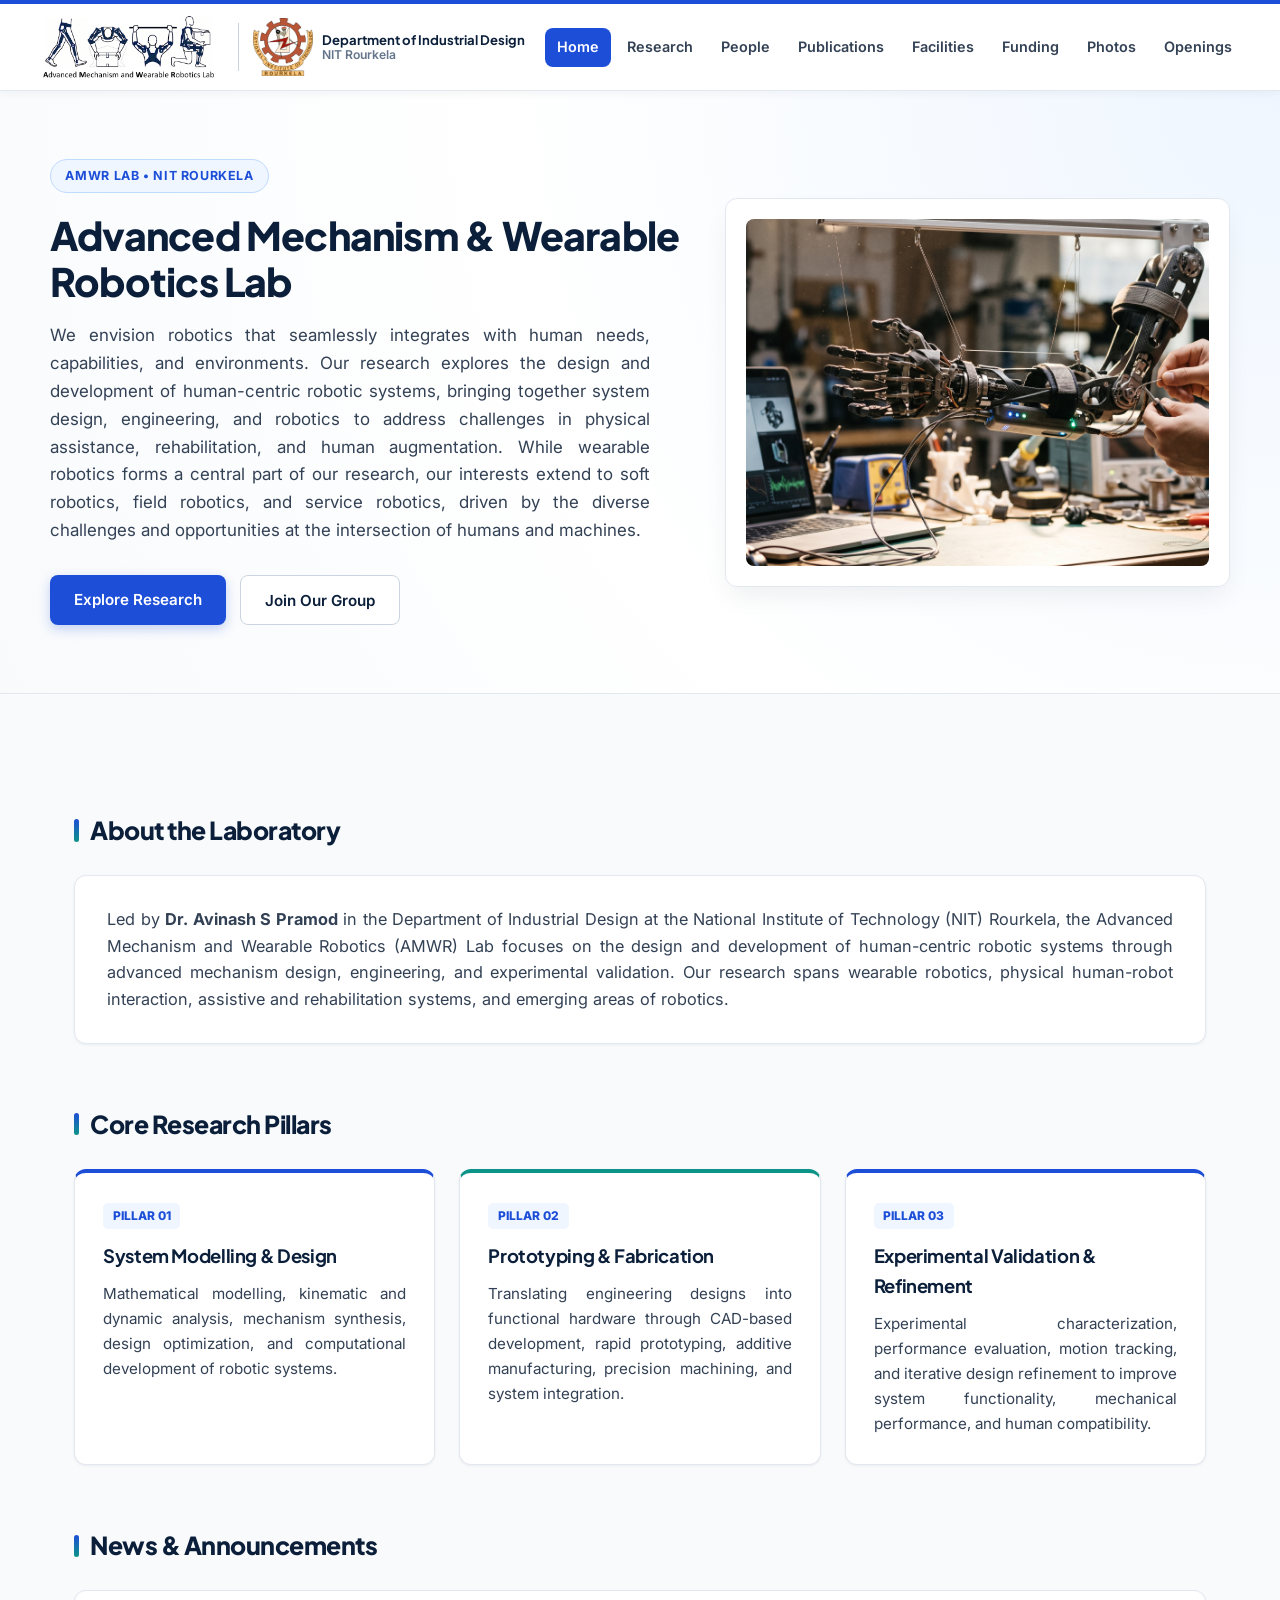
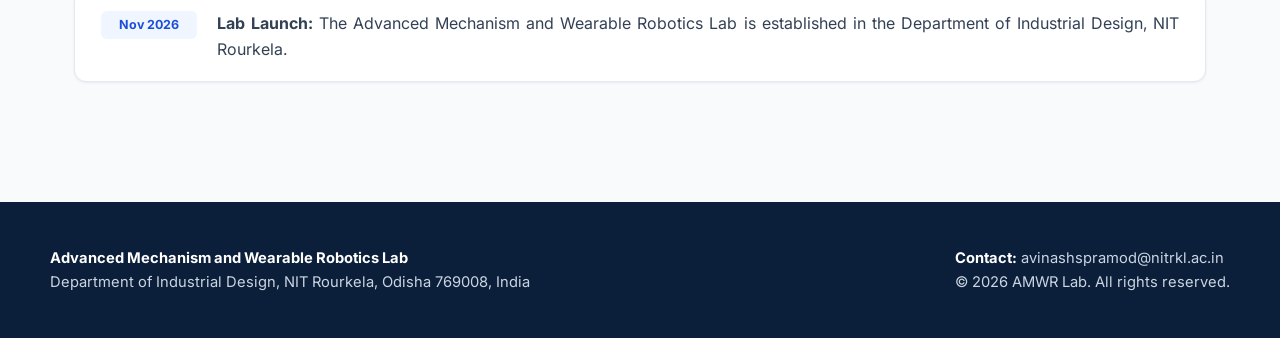
<file: index.html>
<!DOCTYPE html>
<html lang="en">
<head>
  <meta charset="UTF-8" />
  <meta name="viewport" content="width=device-width, initial-scale=1.0" />
  <title>AMWR Lab | Advanced Mechanism &amp; Wearable Robotics Lab — NIT Rourkela</title>
  <link rel="preconnect" href="https://fonts.googleapis.com" />
  <link rel="preconnect" href="https://fonts.gstatic.com" crossorigin />
  <link href="https://fonts.googleapis.com/css2?family=Inter:wght@400;500;600;700&family=Plus+Jakarta+Sans:wght@600;700;800&display=swap" rel="stylesheet" />
  <style>
    :root {
      --navy: #0b1f3a;
      --blue: #1d4ed8;
      --blue-dark: #1e3a8a;
      --teal: #0d9488;
      --blue-soft: #eff6ff;
      --bg-page: #f8fafc;
      --bg-card: #ffffff;
      --text-dark: #0f172a;
      --text-body: #334155;
      --text-muted: #64748b;
      --border: #e2e8f0;
      --shadow-sm: 0 1px 3px rgba(15, 23, 42, 0.06);
      --shadow-md: 0 12px 28px -6px rgba(15, 23, 42, 0.08);
      --radius: 12px;
      --max-w: 1180px;
    }

    * {
      box-sizing: border-box;
      margin: 0;
      padding: 0;
    }

    body {
      font-family: 'Inter', -apple-system, BlinkMacSystemFont, sans-serif;
      background-color: var(--bg-page);
      color: var(--text-body);
      line-height: 1.65;
      font-size: 16px;
      -webkit-font-smoothing: antialiased;
    }

    h1, h2, h3 {
      font-family: 'Plus Jakarta Sans', sans-serif;
      color: var(--text-dark);
      letter-spacing: -0.02em;
    }

    a {
      text-decoration: none;
      color: var(--blue);
    }

    /* --- Top Header & Single-Line Navigation (Wider Than Body) --- */
    .site-header {
      background-color: #ffffff;
      border-top: 4px solid var(--blue);
      border-bottom: 1px solid var(--border);
      position: sticky;
      top: 0;
      z-index: 1000;
      box-shadow: 0 2px 10px rgba(11, 31, 58, 0.05);
    }

    .nav-bar {
      width: 100%;
      max-width: 1480px;
      margin: 0 auto;
      padding: 0.7rem 2.25rem;
      display: flex;
      flex-direction: row;
      flex-wrap: nowrap;
      align-items: center;
      justify-content: space-between;
      gap: 1.25rem;
    }

    .brand-group {
      display: flex;
      flex-direction: row;
      flex-wrap: nowrap;
      align-items: center;
      gap: 0.85rem;
      flex-shrink: 0;
      white-space: nowrap;
    }

    .brand-link {
      display: inline-flex;
      align-items: center;
      flex-shrink: 0;
    }

    .lab-banner-logo {
      height: 54px;
      max-width: 210px;
      width: auto;
      object-fit: contain;
      display: block;
    }

    .logo-divider {
      width: 1px;
      height: 40px;
      background-color: #cbd5e1;
      flex-shrink: 0;
    }

    .inst-group {
      display: inline-flex;
      flex-direction: row;
      flex-wrap: nowrap;
      align-items: center;
      gap: 0.6rem;
      flex-shrink: 0;
      white-space: nowrap;
    }

    .nitr-crest-logo {
      height: 48px;
      width: auto;
      object-fit: contain;
      display: block;
    }

    body.home-page .lab-banner-logo {
      height: 64px;
      max-width: 245px;
    }

    body.home-page .nitr-crest-logo {
      height: 58px;
    }

    body.home-page .logo-divider {
      height: 48px;
    }

    .inst-text {
      display: flex;
      flex-direction: column;
      line-height: 1.2;
    }

    .inst-dept {
      font-family: 'Plus Jakarta Sans', sans-serif;
      font-size: 0.82rem;
      font-weight: 700;
      color: var(--navy);
    }

    .inst-name {
      font-size: 0.76rem;
      font-weight: 600;
      color: var(--text-muted);
    }

    /* Force single horizontal line for all menu items */
    .nav-menu {
      list-style: none;
      display: flex;
      flex-direction: row;
      flex-wrap: nowrap;
      align-items: center;
      gap: 0.25rem;
      flex-shrink: 1;
    }

    .nav-menu li {
      list-style: none;
      white-space: nowrap;
    }

    .nav-menu a {
      display: inline-block;
      padding: 0.48rem 0.75rem;
      border-radius: 8px;
      font-size: 0.9rem;
      font-weight: 600;
      color: var(--text-body);
      white-space: nowrap;
      transition: all 0.15s ease;
    }

    .nav-menu a:hover {
      background-color: var(--blue-soft);
      color: var(--blue);
    }

    .nav-menu a.active {
      background-color: var(--blue);
      color: #ffffff;
    }

    /* --- Hero Section --- */
    .hero {
      background: radial-gradient(circle at top right, #eff6ff 0%, #ffffff 55%, #f8fafc 100%);
      border-bottom: 1px solid var(--border);
      padding: 4.25rem 1.5rem;
    }

    .hero-grid {
      max-width: var(--max-w);
      margin: 0 auto;
      display: grid;
      grid-template-columns: 1.25fr 1fr;
      gap: 2.75rem;
      align-items: center;
    }

    .inst-pill {
      display: inline-flex;
      align-items: center;
      gap: 0.45rem;
      background-color: var(--blue-soft);
      color: var(--blue);
      border: 1px solid #bfdbfe;
      font-size: 0.78rem;
      font-weight: 700;
      text-transform: uppercase;
      letter-spacing: 0.05em;
      padding: 0.35rem 0.9rem;
      border-radius: 999px;
      margin-bottom: 1.15rem;
    }

    .hero h1 {
      font-size: 2.45rem;
      font-weight: 800;
      line-height: 1.18;
      color: var(--navy);
      margin-bottom: 1.1rem;
    }

    .hero p {
      font-size: 1.06rem;
      color: var(--text-body);
      margin-bottom: 1.85rem;
      max-width: 600px;
      text-align: justify;
      text-justify: inter-word;
    }

    .btn-group {
      display: flex;
      flex-wrap: wrap;
      gap: 0.85rem;
    }

    .btn {
      display: inline-block;
      padding: 0.72rem 1.5rem;
      border-radius: 8px;
      font-weight: 600;
      font-size: 0.95rem;
      transition: all 0.15s ease;
    }

    .btn-primary {
      background-color: var(--blue);
      color: #ffffff;
      box-shadow: 0 4px 12px rgba(29, 78, 216, 0.25);
    }

    .btn-primary:hover {
      background-color: var(--blue-dark);
      transform: translateY(-1px);
    }

    .btn-secondary {
      background-color: #ffffff;
      color: var(--navy);
      border: 1px solid #cbd5e1;
    }

    .btn-secondary:hover {
      border-color: var(--blue);
      color: var(--blue);
      background-color: var(--blue-soft);
    }

    .hero-card {
      background-color: #ffffff;
      border: 1px solid var(--border);
      border-radius: var(--radius);
      padding: 1.25rem;
      box-shadow: var(--shadow-md);
    }

    .hero-slider {
      position: relative;
      width: 100%;
      aspect-ratio: 4 / 3;
      overflow: hidden;
      border-radius: 8px;
    }

    .hero-slide {
      position: absolute;
      inset: 0;
      width: 100%;
      height: 100%;
      object-fit: cover;
      opacity: 0;
      transition: opacity 0.6s ease-in-out;
    }

    .hero-slide.active {
      opacity: 1;
    }

    /* --- Main Container & Sections --- */
    .container {
      max-width: var(--max-w);
      margin: 0 auto;
      padding: 3.5rem 1.5rem;
    }

    section {
      margin-bottom: 3.75rem;
    }

    section:last-child {
      margin-bottom: 0;
    }

    .section-heading {
      font-size: 1.55rem;
      font-weight: 800;
      color: var(--navy);
      margin-bottom: 1.5rem;
      display: flex;
      align-items: center;
      gap: 0.7rem;
    }

    .section-heading::before {
      content: "";
      display: inline-block;
      width: 5px;
      height: 1.4rem;
      background: linear-gradient(180deg, var(--blue), var(--teal));
      border-radius: 4px;
    }

    .about-box {
      background-color: var(--bg-card);
      border: 1px solid var(--border);
      border-radius: var(--radius);
      padding: 1.85rem 2rem;
      box-shadow: var(--shadow-sm);
      font-size: 1.02rem;
      text-align: justify;
      text-justify: inter-word;
    }

    /* --- Research Pillars Grid --- */
    .grid-3 {
      display: grid;
      grid-template-columns: repeat(3, 1fr);
      gap: 1.5rem;
    }

    .pillar-card {
      background-color: var(--bg-card);
      border: 1px solid var(--border);
      border-top: 4px solid var(--blue);
      border-radius: var(--radius);
      padding: 1.75rem;
      box-shadow: var(--shadow-sm);
      transition: transform 0.15s ease, box-shadow 0.15s ease;
    }

    .pillar-card:nth-child(2) {
      border-top-color: var(--teal);
    }

    .pillar-card:hover {
      transform: translateY(-3px);
      box-shadow: var(--shadow-md);
    }

    .pillar-num {
      display: inline-block;
      font-size: 0.75rem;
      font-weight: 800;
      color: var(--blue);
      background-color: var(--blue-soft);
      padding: 0.2rem 0.6rem;
      border-radius: 5px;
      margin-bottom: 0.75rem;
    }

    .pillar-card h3 {
      font-size: 1.15rem;
      font-weight: 700;
      color: var(--navy);
      margin-bottom: 0.6rem;
    }

    .pillar-card p {
      font-size: 0.95rem;
      color: var(--text-body);
      text-align: justify;
      text-justify: inter-word;
    }

    /* --- News Timeline --- */
    .news-card {
      background-color: var(--bg-card);
      border: 1px solid var(--border);
      border-radius: var(--radius);
      box-shadow: var(--shadow-sm);
      overflow: hidden;
    }

    .news-row {
      display: flex;
      align-items: baseline;
      gap: 1.25rem;
      padding: 1.15rem 1.6rem;
      border-bottom: 1px solid var(--border);
      text-align: justify;
      text-justify: inter-word;
    }

    .news-row:last-child {
      border-bottom: none;
    }

    .news-tag {
      background-color: var(--blue-soft);
      color: var(--blue);
      font-weight: 700;
      font-size: 0.78rem;
      padding: 0.25rem 0.7rem;
      border-radius: 6px;
      min-width: 96px;
      text-align: center;
      flex-shrink: 0;
    }

    /* --- Footer --- */
    .site-footer {
      background-color: var(--navy);
      color: #cbd5e1;
      padding: 2.75rem 1.5rem;
      margin-top: 4rem;
      font-size: 0.92rem;
    }

    .footer-grid {
      max-width: var(--max-w);
      margin: 0 auto;
      display: flex;
      flex-wrap: wrap;
      justify-content: space-between;
      gap: 1.5rem;
    }

    .footer-grid strong {
      color: #ffffff;
    }

    @media (max-width: 960px) {
      .nav-bar {
        flex-direction: column;
        align-items: flex-start;
        padding: 0.85rem 1.5rem;
      }
      .nav-menu {
        width: 100%;
        overflow-x: auto;
      }
      .hero-grid,
      .grid-3 {
        grid-template-columns: 1fr;
      }
      .hero h1 {
        font-size: 1.95rem;
      }
    }
  </style>
</head>
<body class="home-page">

  <!-- Header with Lab Banner + NIT Rourkela Crest & Single-Line Navigation -->
  <header class="site-header">
    <div class="nav-bar">
      <div class="brand-group">
        <a href="index.html" class="brand-link">
          <img src="assets/AMWR_Lab_Logo.png" alt="Advanced Mechanism and Wearable Robotics Lab" class="lab-banner-logo" />
        </a>
        <span class="logo-divider" aria-hidden="true"></span>
        <a href="https://www.nitrkl.ac.in/ID/" target="_blank" rel="noopener noreferrer" class="inst-group" title="NIT Rourkela Department of Industrial Design">
          <img src="assets/NIT_Rourkela_Colour_Logo_Official.png" alt="NIT Rourkela Logo" class="nitr-crest-logo" />
          <div class="inst-text">
            <span class="inst-dept">Department of Industrial Design</span>
            <span class="inst-name">NIT Rourkela</span>
          </div>
        </a>
      </div>

      <nav aria-label="Primary Navigation">
        <ul class="nav-menu">
          <li><a href="index.html" class="active">Home</a></li>
          <li><a href="research.html">Research</a></li>
          <li><a href="people.html">People</a></li>
          <li><a href="publications.html">Publications</a></li>
          <li><a href="facilities.html">Facilities</a></li>
          <li><a href="funding.html">Funding</a></li>
          <li><a href="photos.html">Photos</a></li>
          <li><a href="openings.html">Openings</a></li>
        </ul>
      </nav>
    </div>
  </header>

  <!-- Hero Section -->
  <section class="hero">
    <div class="hero-grid">
      <div>
        <span class="inst-pill">AMWR Lab &bull; NIT Rourkela</span>
        <h1>Advanced Mechanism &amp; Wearable Robotics Lab</h1>
        <p>
          We envision robotics that seamlessly integrates with human needs, capabilities, and environments. Our research explores the design and development of human-centric robotic systems, bringing together system design, engineering, and robotics to address challenges in physical assistance, rehabilitation, and human augmentation. While wearable robotics forms a central part of our research, our interests extend to soft robotics, field robotics, and service robotics, driven by the diverse challenges and opportunities at the intersection of humans and machines.
        </p>
        <div class="btn-group">
          <a href="research.html" class="btn btn-primary">Explore Research</a>
          <a href="openings.html" class="btn btn-secondary">Join Our Group</a>
        </div>
      </div>

      <div class="hero-card">
        <div class="hero-slider">
          <img src="assets/Image_1.png" alt="AMWR Lab Slide 1" class="hero-slide active" />
          <img src="assets/Image_2.png" alt="AMWR Lab Slide 2" class="hero-slide" />
          <img src="assets/Image_3.png" alt="AMWR Lab Slide 3" class="hero-slide" />
        </div>
      </div>
    </div>
  </section>

  <!-- Main Content -->
  <main class="container">

    <section>
      <h2 class="section-heading">About the Laboratory</h2>
      <div class="about-box">
        Led by <strong>Dr. Avinash S Pramod</strong> in the Department of Industrial Design at the National Institute of Technology (NIT) Rourkela, the Advanced Mechanism and Wearable Robotics (AMWR) Lab focuses on the design and development of human-centric robotic systems through advanced mechanism design, engineering, and experimental validation. Our research spans wearable robotics, physical human-robot interaction, assistive and rehabilitation systems, and emerging areas of robotics.
      </div>
    </section>

    
    <section>
  <h2 class="section-heading">Core Research Pillars</h2>
  <div class="grid-3">
    <div class="pillar-card">
      <span class="pillar-num">PILLAR 01</span>
      <h3>System Modelling &amp; Design</h3>
      <p>
        Mathematical modelling, kinematic and dynamic analysis, mechanism synthesis, design optimization, and computational development of robotic systems.
      </p>
    </div>
    <div class="pillar-card">
      <span class="pillar-num">PILLAR 02</span>
      <h3>Prototyping &amp; Fabrication</h3>
      <p>
        Translating engineering designs into functional hardware through CAD-based development, rapid prototyping, additive manufacturing, precision machining, and system integration.
      </p>
    </div>
    <div class="pillar-card">
      <span class="pillar-num">PILLAR 03</span>
      <h3>Experimental Validation &amp; Refinement</h3>
      <p>
        Experimental characterization, performance evaluation, motion tracking, and iterative design refinement to improve system functionality, mechanical performance, and human compatibility.
      </p>
    </div>
  </div>
</section>

    <section>
      <h2 class="section-heading">News &amp; Announcements</h2>
      <div class="news-card">
        <div class="news-row">
          <span class="news-tag">Nov 2026</span>
          <span><strong>Lab Launch:</strong> The Advanced Mechanism and Wearable Robotics Lab is established in the Department of Industrial Design, NIT Rourkela.</span>
        </div>
      </div>
    </section>

  </main>

  <!-- Footer -->
  <footer class="site-footer">
    <div class="footer-grid">
      <div>
        <strong>Advanced Mechanism and Wearable Robotics Lab</strong><br />
        Department of Industrial Design, NIT Rourkela, Odisha 769008, India
      </div>
      <div>
        <strong>Contact:</strong> avinashspramod@nitrkl.ac.in <br />
        &copy; 2026 AMWR Lab. All rights reserved.
      </div>
    </div>
  </footer>

  <script>
    // Hero slideshow
    const slides = document.querySelectorAll('.hero-slide');
    let currentSlide = 0;

    if (slides.length > 1) {
      setInterval(() => {
        slides[currentSlide].classList.remove('active');
        currentSlide = (currentSlide + 1) % slides.length;
        slides[currentSlide].classList.add('active');
      }, 2000);
    }

    // Automatic active nav highlight
    (function () {
      const currentFile = window.location.pathname.split("/").pop() || "index.html";
      document.querySelectorAll(".nav-menu a").forEach((link) => {
        const targetFile = link.getAttribute("href");
        link.classList.toggle("active", targetFile === currentFile);
      });
    })();
  </script>

</body>
</html>
</file>
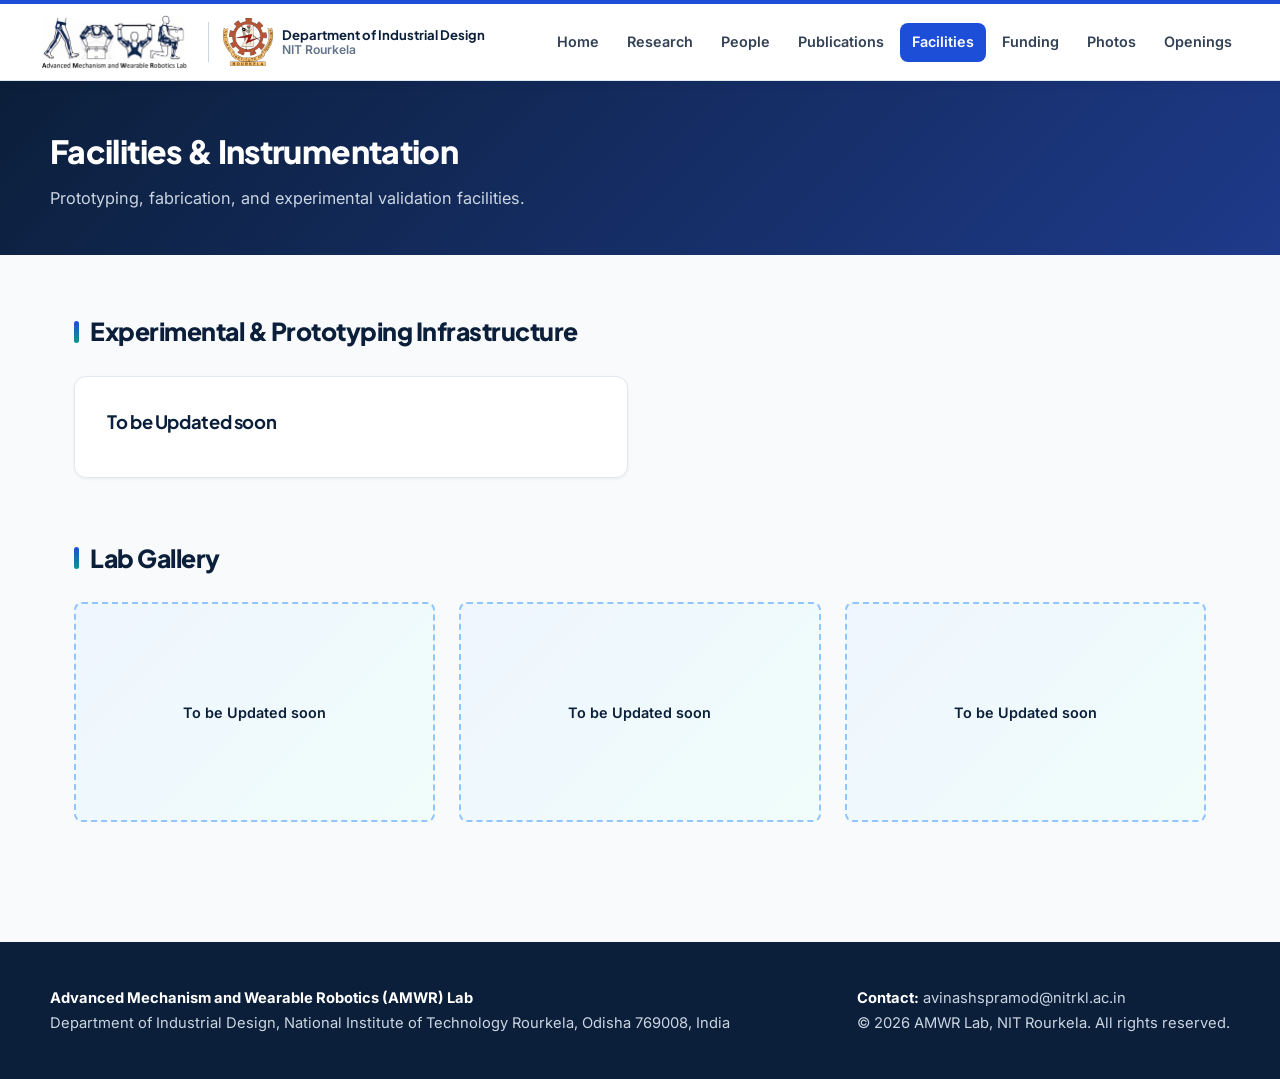
<file: facilities.html>
<!DOCTYPE html>
<html lang="en">
<head>
  <meta charset="UTF-8" />
  <meta name="viewport" content="width=device-width, initial-scale=1.0" />
  <title>Facilities | AMWR Lab — NIT Rourkela</title>
  <link rel="stylesheet" href="style.css" />
</head>
<body>

  <header class="site-header">
    <div class="nav-bar">
      <div class="brand-group">
        <a href="index.html" class="brand-link">
          <img src="assets/AMWR_Lab_Logo.png" alt="Advanced Mechanism and Wearable Robotics Lab" class="lab-banner-logo" />
        </a>
        <span class="logo-divider" aria-hidden="true"></span>
        <a href="https://www.nitrkl.ac.in/ID/" target="_blank" rel="noopener noreferrer" class="inst-group" title="NIT Rourkela Department of Industrial Design">
          <img src="assets/NIT_Rourkela_Colour_Logo_Official.png" alt="NIT Rourkela Logo" class="nitr-crest-logo" />
          <div class="inst-text">
            <span class="inst-dept">Department of Industrial Design</span>
            <span class="inst-name">NIT Rourkela</span>
          </div>
        </a>
      </div>

      <nav aria-label="Primary Navigation">
        <ul class="nav-menu">
          <li><a href="index.html">Home</a></li>
          <li><a href="research.html">Research</a></li>
          <li><a href="people.html">People</a></li>
          <li><a href="publications.html">Publications</a></li>
          <li><a href="facilities.html" class="active">Facilities</a></li>
          <li><a href="funding.html">Funding</a></li>
          <li><a href="photos.html">Photos</a></li>
          <li><a href="openings.html">Openings</a></li>
        </ul>
      </nav>
    </div>
  </header>

  <div class="page-banner">
    <div class="page-banner-inner">
      <h1>Facilities &amp; Instrumentation</h1>
      <p>Prototyping, fabrication, and experimental validation facilities.</p>
    </div>
  </div>

  <main class="container">

    <section>
      <h2 class="section-heading">Experimental &amp; Prototyping Infrastructure</h2>
      <div class="grid-2">
        <div class="card">
          <h3>To be Updated soon</h3>
         <!--- <p>
            Multi-camera optical motion capture setup for 3D tracking of anatomical landmarks, joint misalignment, and exoskeleton linkage trajectories during dynamic tasks.
          </p> --->
        </div>
       <!--- <div class="card">
          <h3>Muscle Activity &amp; Force Instrumentation</h3>
          <p>
            Wireless surface electromyography (sEMG) sensors, multi-axis load cells, inline cable tension sensors, and ground reaction force plates for quantifying physical assistance.
          </p>
        </div>
        <div class="card">
          <h3>Instrumented Phantom Testbeds</h3>
          <p>
            Custom multi-degree-of-freedom shoulder and limb phantom benches for repeatable mechanical benchtop validation of joint kinematics, capstan friction, and parasitic loads prior to human trials.
          </p>
        </div>
        <div class="card">
          <h3>Rapid Prototyping &amp; Fabrication</h3>
          <p>
            3D CAD/CAE design workstations, multi-material 3D printing for early kinematic proof-of-concept prototypes, and precision CNC/machining access for load-bearing metal components.
          </p>
        </div>
      </div> ---->
    </section>

    <section>
      <h2 class="section-heading">Lab Gallery</h2>
      <div class="grid-3">
        <div class="img-placeholder">To be Updated soon</div>
        <div class="img-placeholder">To be Updated soon</div>
        <div class="img-placeholder">To be Updated soon</div>
      </div>
    </section>

  </main>

  <footer class="site-footer">
    <div class="footer-grid">
      <div>
        <strong>Advanced Mechanism and Wearable Robotics (AMWR) Lab</strong><br />
        Department of Industrial Design, National Institute of Technology Rourkela, Odisha 769008, India
      </div>
      <div>
        <strong>Contact:</strong> avinashspramod@nitrkl.ac.in<br />
        &copy; 2026 AMWR Lab, NIT Rourkela. All rights reserved.
      </div>
    </div>
  </footer>

</body>
</html>
</file>
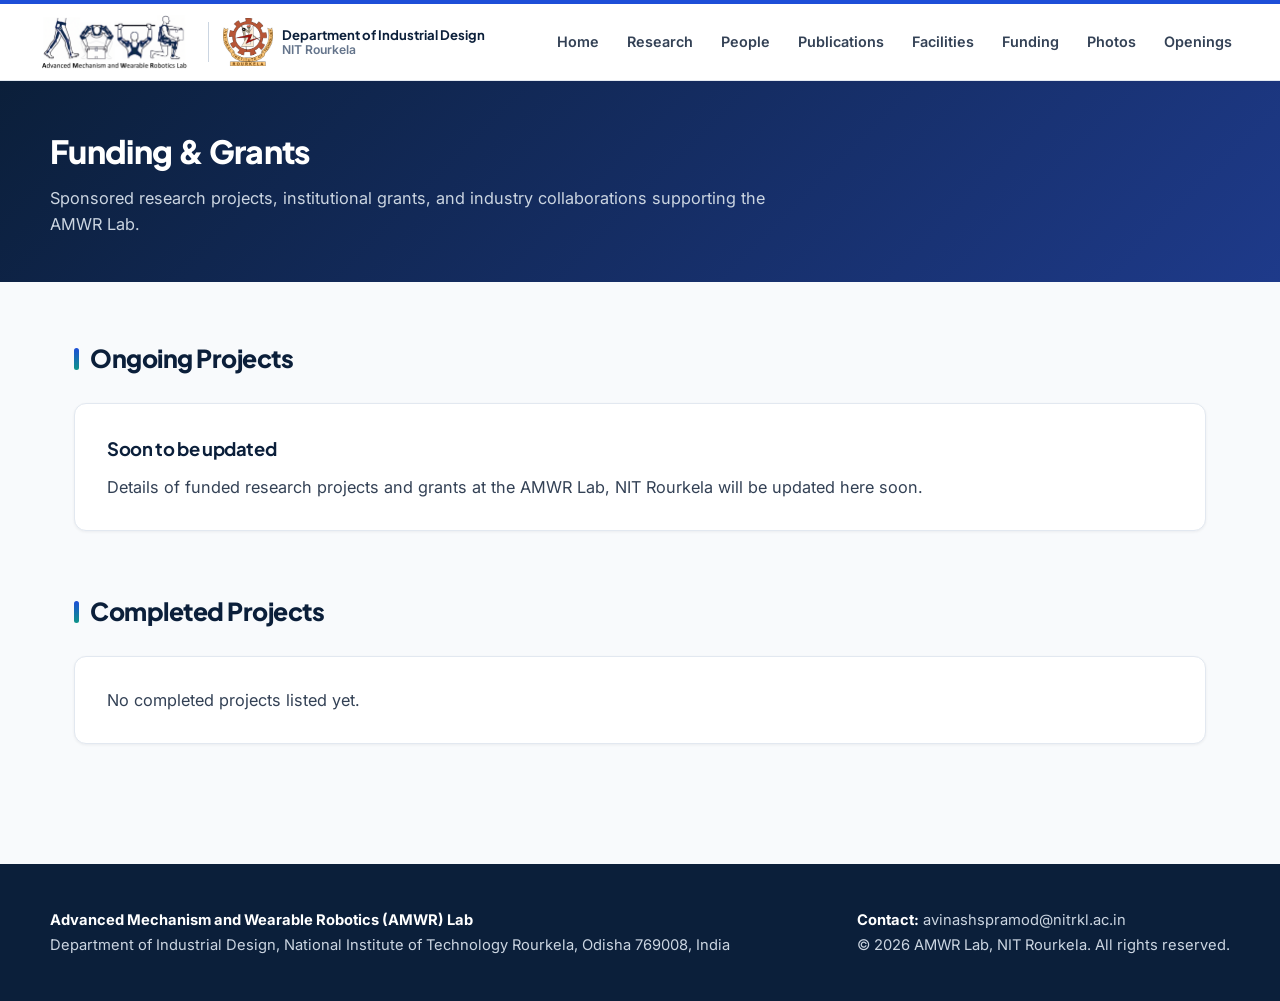
<file: Funding.html>
<!DOCTYPE html>
<html lang="en">
<head>
  <meta charset="UTF-8" />
  <meta name="viewport" content="width=device-width, initial-scale=1.0" />
  <title>Funding | AMWR Lab — NIT Rourkela</title>
  <link rel="icon" type="image/png" href="assets/favicon.png" />
  <link rel="stylesheet" href="style.css" />
</head>
<body>

  <header class="site-header">
    <div class="nav-bar">
      <div class="brand-group">
        <a href="index.html" class="brand-link">
          <img src="assets/AMWR_Lab_Logo.png" alt="Advanced Mechanism and Wearable Robotics Lab" class="lab-banner-logo" />
        </a>
        <span class="logo-divider" aria-hidden="true"></span>
        <a href="https://www.nitrkl.ac.in/ID/" target="_blank" rel="noopener noreferrer" class="inst-group" title="NIT Rourkela Department of Industrial Design">
          <img src="assets/NIT_Rourkela_Colour_Logo_Official.png" alt="NIT Rourkela Logo" class="nitr-crest-logo" />
          <div class="inst-text">
            <span class="inst-dept">Department of Industrial Design</span>
            <span class="inst-name">NIT Rourkela</span>
          </div>
        </a>
      </div>

      <nav aria-label="Primary Navigation">
        <ul class="nav-menu">
          <li><a href="index.html">Home</a></li>
          <li><a href="research.html">Research</a></li>
          <li><a href="people.html">People</a></li>
          <li><a href="publications.html">Publications</a></li>
          <li><a href="facilities.html">Facilities</a></li>
          <li><a href="funding.html" class="active">Funding</a></li>
          <li><a href="photos.html">Photos</a></li>
          <li><a href="openings.html">Openings</a></li>
        </ul>
      </nav>
    </div>
  </header>

  <div class="page-banner">
    <div class="page-banner-inner">
      <h1>Funding &amp; Grants</h1>
      <p>Sponsored research projects, institutional grants, and industry collaborations supporting the AMWR Lab.</p>
    </div>
  </div>

  <main class="container">

    <section>
      <h2 class="section-heading">Ongoing Projects</h2>
      <div class="card">
        <h3>Soon to be updated</h3>
        <p>
          Details of funded research projects and grants at the AMWR Lab, NIT Rourkela will be updated here soon.
        </p>
      </div>

      <!-- Template: Copy and uncomment this card to add a funded project later
      <div class="card" style="margin-top: 1rem;">
        <span class="pub-badge">Ongoing &bull; 2026–2029</span>
        <h3 style="margin-top: 0.5rem;">[Project Title]</h3>
        <p><strong>Funding Agency:</strong> [e.g., ANRF / DST / NIT Rourkela Seed Grant]</p>
        <p><strong>Role:</strong> Principal Investigator (PI)</p>
        <p><strong>Duration:</strong> [Start Year – End Year]</p>
        <p><strong>Brief Overview:</strong> [1–2 sentence summary of the project objectives.]</p>
      </div>
      -->
    </section>

    <section>
      <h2 class="section-heading">Completed Projects</h2>
      <div class="card">
        <p>No completed projects listed yet.</p>
      </div>
    </section>

  </main>

  <footer class="site-footer">
    <div class="footer-grid">
      <div>
        <strong>Advanced Mechanism and Wearable Robotics (AMWR) Lab</strong><br />
        Department of Industrial Design, National Institute of Technology Rourkela, Odisha 769008, India
      </div>
      <div>
        <strong>Contact:</strong> avinashspramod@nitrkl.ac.in<br />
        &copy; 2026 AMWR Lab, NIT Rourkela. All rights reserved.
      </div>
    </div>
  </footer>

  <script>
    (function () {
      const currentFile = window.location.pathname.split("/").pop() || "index.html";
      document.querySelectorAll(".nav-menu a").forEach((link) => {
        const targetFile = link.getAttribute("href");
        link.classList.toggle("active", targetFile === currentFile);
      });
    })();
  </script>

</body>
</html>
</file>
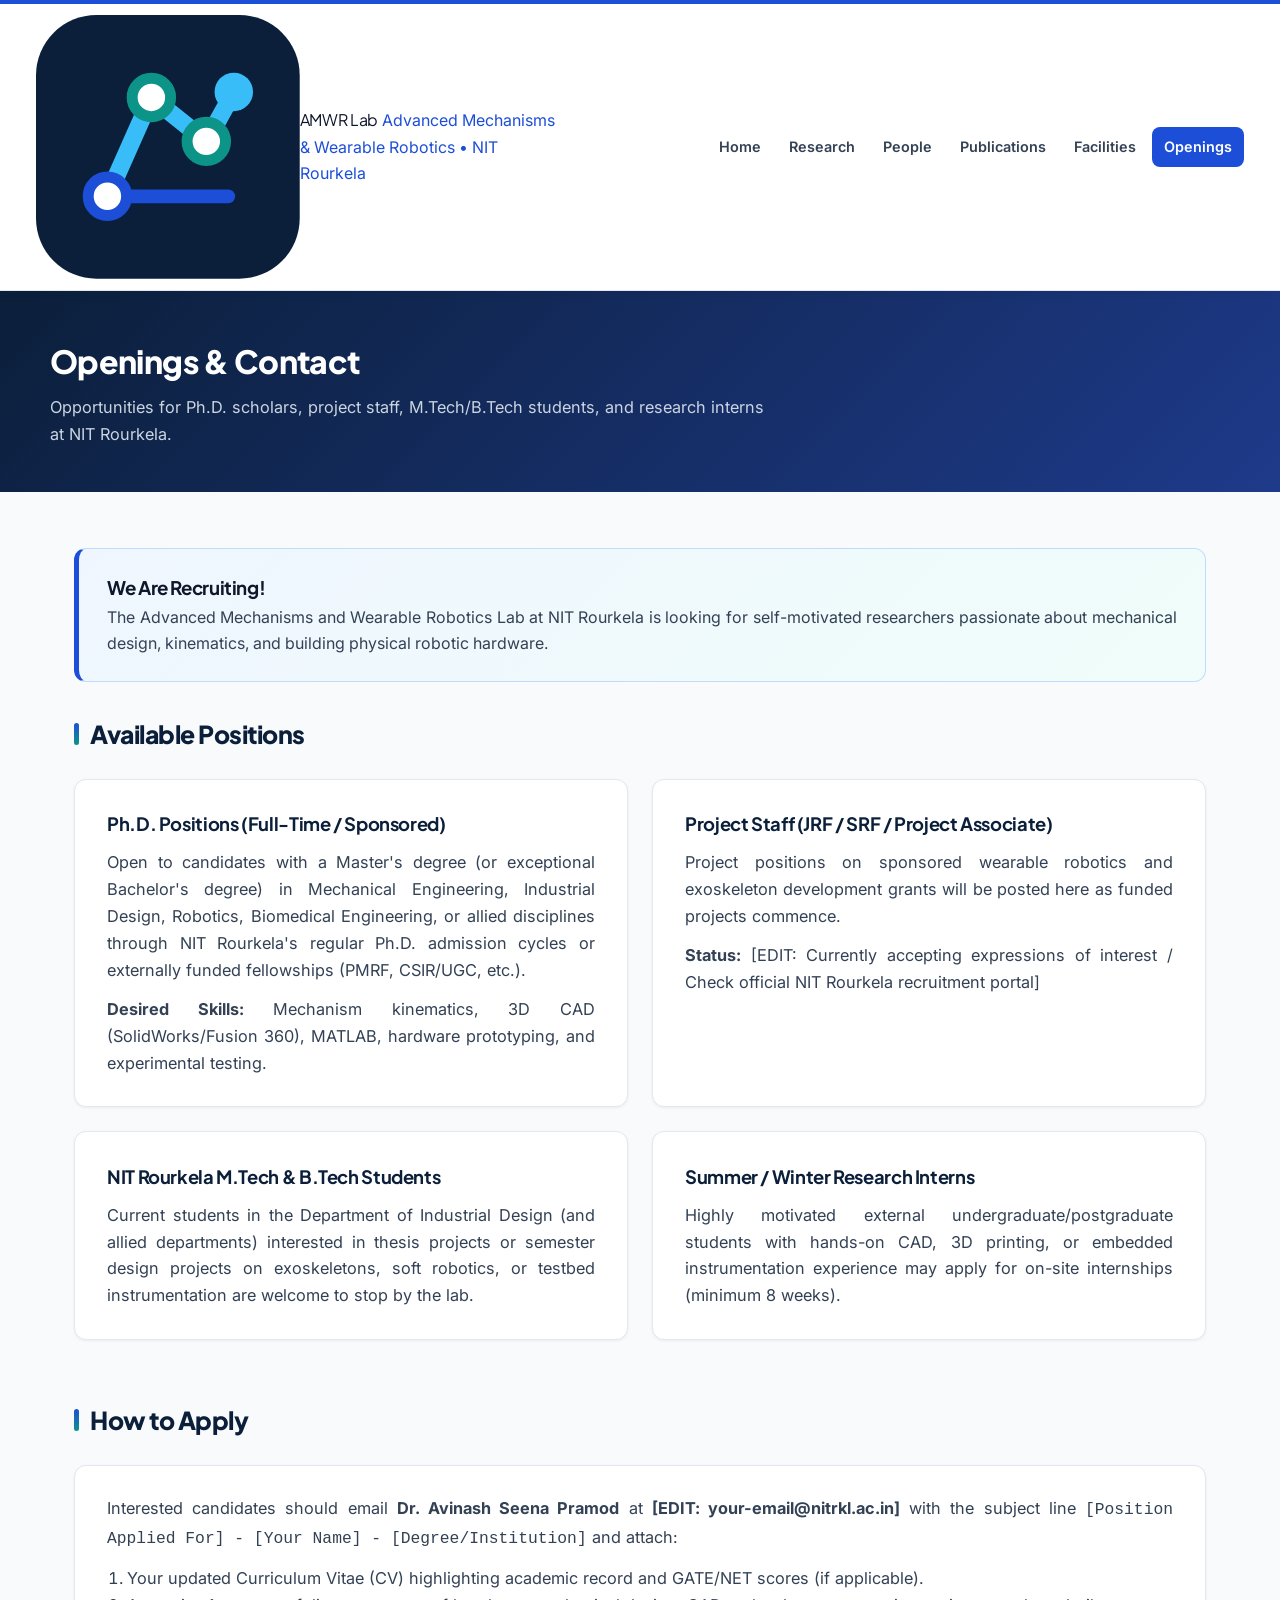
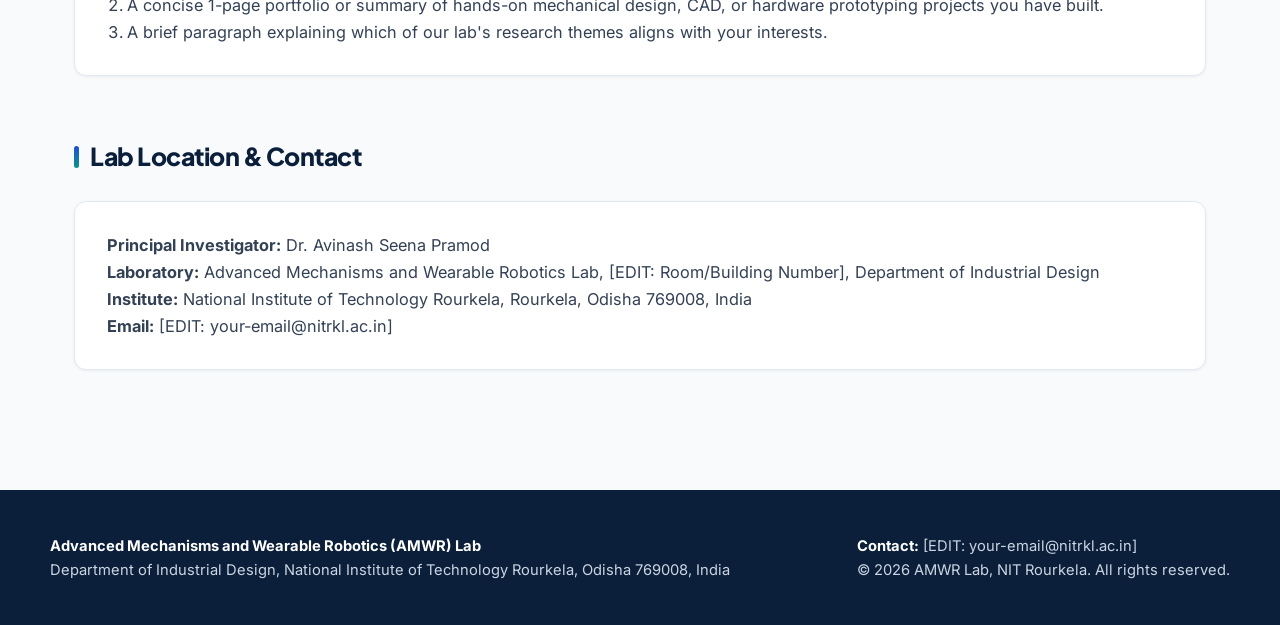
<file: opening.html>
<!DOCTYPE html>
<html lang="en">
<head>
  <meta charset="UTF-8" />
  <meta name="viewport" content="width=device-width, initial-scale=1.0" />
  <title>Openings &amp; Contact | AMWR Lab — NIT Rourkela</title>
  <link rel="stylesheet" href="style.css" />
</head>
<body>

  <header class="site-header">
    <div class="nav-bar">
      <a href="index.html" class="brand-link">
        <svg class="logo-icon" viewBox="0 0 48 48" fill="none" xmlns="http://www.w3.org/2000/svg" aria-hidden="true">
          <rect width="48" height="48" rx="11" fill="#0B1F3A"/>
          <path d="M13 33L21 15L31 23L36 14" stroke="#38BDF8" stroke-width="3.2" stroke-linecap="round" stroke-linejoin="round"/>
          <path d="M13 33H35" stroke="#1D4ED8" stroke-width="2.5" stroke-linecap="round"/>
          <circle cx="13" cy="33" r="3.5" fill="#FFFFFF" stroke="#1D4ED8" stroke-width="2"/>
          <circle cx="21" cy="15" r="3.5" fill="#FFFFFF" stroke="#0D9488" stroke-width="2"/>
          <circle cx="31" cy="23" r="3.5" fill="#FFFFFF" stroke="#0D9488" stroke-width="2"/>
          <circle cx="36" cy="14" r="3.5" fill="#38BDF8"/>
        </svg>
        <div class="brand-text">
          <span class="logo-name">AMWR <span>Lab</span></span>
          <span class="logo-sub">Advanced Mechanisms &amp; Wearable Robotics &bull; NIT Rourkela</span>
        </div>
      </a>

      <nav aria-label="Primary Navigation">
        <ul class="nav-menu">
          <li><a href="index.html">Home</a></li>
          <li><a href="research.html">Research</a></li>
          <li><a href="people.html">People</a></li>
          <li><a href="publications.html">Publications</a></li>
          <li><a href="facilities.html">Facilities</a></li>
          <li><a href="openings.html" class="active">Openings</a></li>
        </ul>
      </nav>
    </div>
  </header>

  <div class="page-banner">
    <div class="page-banner-inner">
      <h1>Openings &amp; Contact</h1>
      <p>Opportunities for Ph.D. scholars, project staff, M.Tech/B.Tech students, and research interns at NIT Rourkela.</p>
    </div>
  </div>

  <main class="container">

    <div class="callout-box">
      <h3>We Are Recruiting!</h3>
      <p>
        The Advanced Mechanisms and Wearable Robotics Lab at NIT Rourkela is looking for self-motivated researchers passionate about mechanical design, kinematics, and building physical robotic hardware.
      </p>
    </div>

    <section>
      <h2 class="section-heading">Available Positions</h2>
      <div class="grid-2">
        <div class="card">
          <h3>Ph.D. Positions (Full-Time / Sponsored)</h3>
          <p style="margin-bottom: 0.75rem;">
            Open to candidates with a Master's degree (or exceptional Bachelor's degree) in Mechanical Engineering, Industrial Design, Robotics, Biomedical Engineering, or allied disciplines through NIT Rourkela's regular Ph.D. admission cycles or externally funded fellowships (PMRF, CSIR/UGC, etc.).
          </p>
          <p><strong>Desired Skills:</strong> Mechanism kinematics, 3D CAD (SolidWorks/Fusion 360), MATLAB, hardware prototyping, and experimental testing.</p>
        </div>

        <div class="card">
          <h3>Project Staff (JRF / SRF / Project Associate)</h3>
          <p style="margin-bottom: 0.75rem;">
            Project positions on sponsored wearable robotics and exoskeleton development grants will be posted here as funded projects commence.
          </p>
          <p><strong>Status:</strong> [EDIT: Currently accepting expressions of interest / Check official NIT Rourkela recruitment portal]</p>
        </div>

        <div class="card">
          <h3>NIT Rourkela M.Tech &amp; B.Tech Students</h3>
          <p>
            Current students in the Department of Industrial Design (and allied departments) interested in thesis projects or semester design projects on exoskeletons, soft robotics, or testbed instrumentation are welcome to stop by the lab.
          </p>
        </div>

        <div class="card">
          <h3>Summer / Winter Research Interns</h3>
          <p>
            Highly motivated external undergraduate/postgraduate students with hands-on CAD, 3D printing, or embedded instrumentation experience may apply for on-site internships (minimum 8 weeks).
          </p>
        </div>
      </div>
    </section>

    <section>
      <h2 class="section-heading">How to Apply</h2>
      <div class="card">
        <p style="margin-bottom: 0.75rem;">
          Interested candidates should email <strong>Dr. Avinash Seena Pramod</strong> at <strong>[EDIT: your-email@nitrkl.ac.in]</strong> with the subject line <code>[Position Applied For] - [Your Name] - [Degree/Institution]</code> and attach:
        </p>
        <ol class="styled-list">
          <li>Your updated Curriculum Vitae (CV) highlighting academic record and GATE/NET scores (if applicable).</li>
          <li>A concise 1-page portfolio or summary of hands-on mechanical design, CAD, or hardware prototyping projects you have built.</li>
          <li>A brief paragraph explaining which of our lab's research themes aligns with your interests.</li>
        </ol>
      </div>
    </section>

    <section>
      <h2 class="section-heading">Lab Location &amp; Contact</h2>
      <div class="card">
        <p><strong>Principal Investigator:</strong> Dr. Avinash Seena Pramod</p>
        <p><strong>Laboratory:</strong> Advanced Mechanisms and Wearable Robotics Lab, [EDIT: Room/Building Number], Department of Industrial Design</p>
        <p><strong>Institute:</strong> National Institute of Technology Rourkela, Rourkela, Odisha 769008, India</p>
        <p><strong>Email:</strong> [EDIT: your-email@nitrkl.ac.in]</p>
      </div>
    </section>

  </main>

  <footer class="site-footer">
    <div class="footer-grid">
      <div>
        <strong>Advanced Mechanisms and Wearable Robotics (AMWR) Lab</strong><br />
        Department of Industrial Design, National Institute of Technology Rourkela, Odisha 769008, India
      </div>
      <div>
        <strong>Contact:</strong> [EDIT: your-email@nitrkl.ac.in]<br />
        &copy; 2026 AMWR Lab, NIT Rourkela. All rights reserved.
      </div>
    </div>
  </footer>

</body>
</html>
</file>
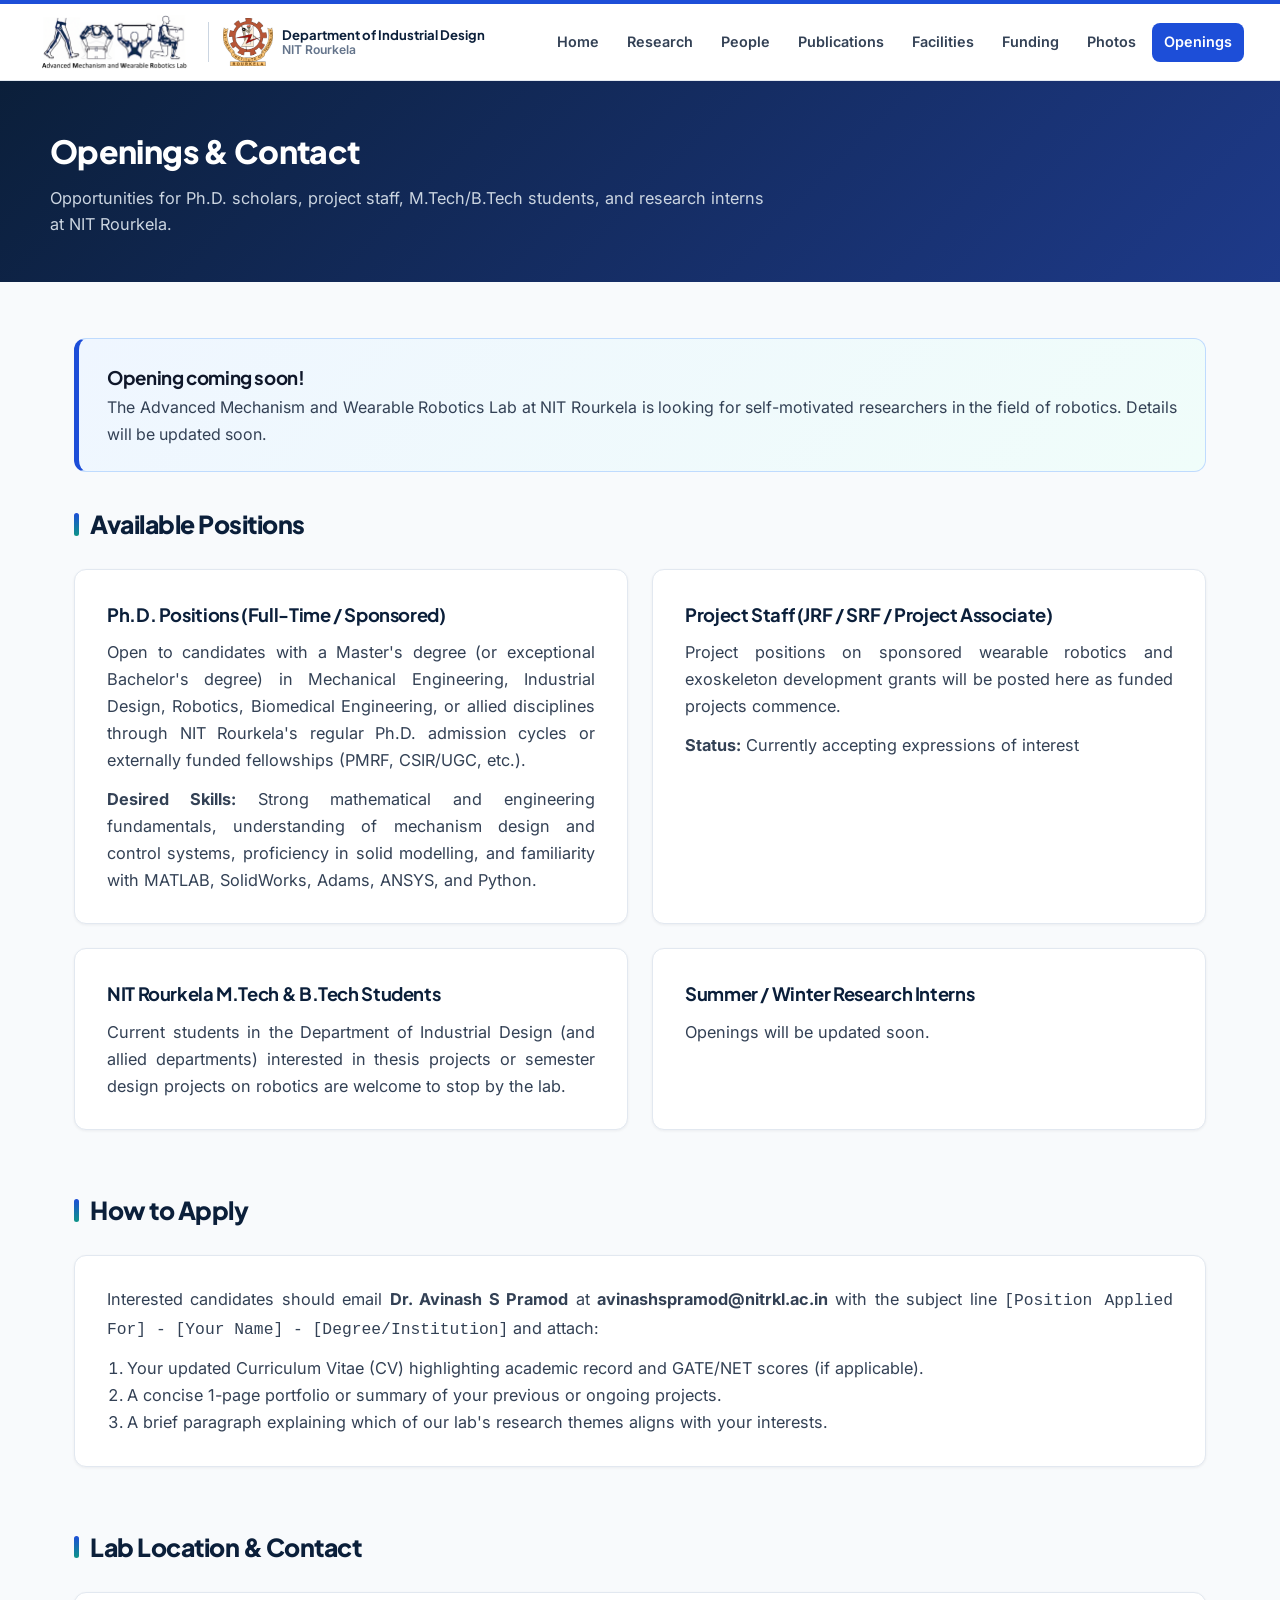
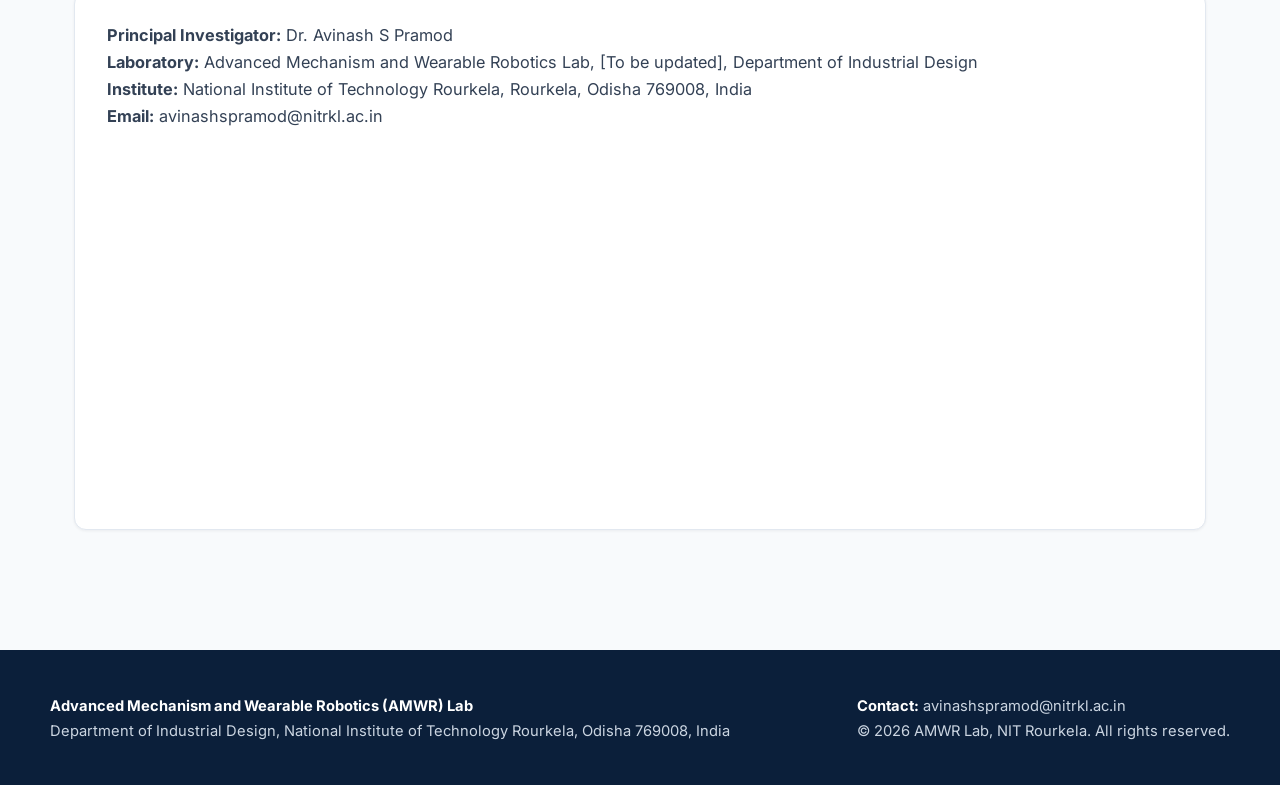
<file: openings.html>
<!DOCTYPE html>
<html lang="en">
<head>
  <meta charset="UTF-8" />
  <meta name="viewport" content="width=device-width, initial-scale=1.0" />
  <title>Openings &amp; Contact | AMWR Lab — NIT Rourkela</title>
  <link rel="stylesheet" href="style.css" />
</head>
<body>

  <header class="site-header">
    <div class="nav-bar">
      <div class="brand-group">
        <a href="index.html" class="brand-link">
          <img src="assets/AMWR_Lab_Logo.png" alt="Advanced Mechanism and Wearable Robotics Lab" class="lab-banner-logo" />
        </a>
        <span class="logo-divider" aria-hidden="true"></span>
        <a href="https://www.nitrkl.ac.in/ID/" target="_blank" rel="noopener noreferrer" class="inst-group" title="NIT Rourkela Department of Industrial Design">
          <img src="assets/NIT_Rourkela_Colour_Logo_Official.png" alt="NIT Rourkela Logo" class="nitr-crest-logo" />
          <div class="inst-text">
            <span class="inst-dept">Department of Industrial Design</span>
            <span class="inst-name">NIT Rourkela</span>
          </div>
        </a>
      </div>

      <nav aria-label="Primary Navigation">
        <ul class="nav-menu">
          <li><a href="index.html">Home</a></li>
          <li><a href="research.html">Research</a></li>
          <li><a href="people.html">People</a></li>
          <li><a href="publications.html">Publications</a></li>
          <li><a href="facilities.html">Facilities</a></li>
          <li><a href="funding.html">Funding</a></li>
          <li><a href="photos.html">Photos</a></li>
          <li><a href="openings.html" class="active">Openings</a></li>
        </ul>
      </nav>
    </div>
  </header>

  <div class="page-banner">
    <div class="page-banner-inner">
      <h1>Openings &amp; Contact</h1>
      <p>Opportunities for Ph.D. scholars, project staff, M.Tech/B.Tech students, and research interns at NIT Rourkela.</p>
    </div>
  </div>

  <main class="container">

    <div class="callout-box">
      <h3>Opening coming soon!</h3>
      <p>
        The Advanced Mechanism and Wearable Robotics Lab at NIT Rourkela is looking for self-motivated researchers in the field of robotics. Details will be updated soon.
      </p>
    </div>

    <section>
      <h2 class="section-heading">Available Positions</h2>
      <div class="grid-2">
        <div class="card">
          <h3>Ph.D. Positions (Full-Time / Sponsored)</h3>
          <p style="margin-bottom: 0.75rem;">
            Open to candidates with a Master's degree (or exceptional Bachelor's degree) in Mechanical Engineering, Industrial Design, Robotics, Biomedical Engineering, or allied disciplines through NIT Rourkela's regular Ph.D. admission cycles or externally funded fellowships (PMRF, CSIR/UGC, etc.).
          </p>
          <p><strong>Desired Skills:</strong> Strong mathematical and engineering fundamentals, understanding of mechanism design and control systems, proficiency in solid modelling, and familiarity with MATLAB, SolidWorks, Adams, ANSYS, and Python.</p>
        </div>

        <div class="card">
          <h3>Project Staff (JRF / SRF / Project Associate)</h3>
          <p style="margin-bottom: 0.75rem;">
            Project positions on sponsored wearable robotics and exoskeleton development grants will be posted here as funded projects commence.
          </p>
          <p><strong>Status:</strong> Currently accepting expressions of interest</p>
        </div>

        <div class="card">
          <h3>NIT Rourkela M.Tech &amp; B.Tech Students</h3>
          <p>
            Current students in the Department of Industrial Design (and allied departments) interested in thesis projects or semester design projects on robotics are welcome to stop by the lab.
          </p>
        </div>

        <div class="card">
          <h3>Summer / Winter Research Interns</h3>
          <p>
            Openings will be updated soon.
          </p>
        </div>
      </div>
    </section>

    <section>
      <h2 class="section-heading">How to Apply</h2>
      <div class="card">
        <p style="margin-bottom: 0.75rem;">
          Interested candidates should email <strong>Dr. Avinash S Pramod</strong> at <strong>avinashspramod@nitrkl.ac.in</strong> with the subject line <code>[Position Applied For] - [Your Name] - [Degree/Institution]</code> and attach:
        </p>
        <ol class="styled-list">
          <li>Your updated Curriculum Vitae (CV) highlighting academic record and GATE/NET scores (if applicable).</li>
          <li>A concise 1-page portfolio or summary of your previous or ongoing projects.</li>
          <li>A brief paragraph explaining which of our lab's research themes aligns with your interests.</li>
        </ol>
      </div>
    </section>

    <section>
      <h2 class="section-heading">Lab Location &amp; Contact</h2>
      <div class="card">
        <p><strong>Principal Investigator:</strong> Dr. Avinash S Pramod</p>
        <p><strong>Laboratory:</strong> Advanced Mechanism and Wearable Robotics Lab, [To be updated], Department of Industrial Design</p>
        <p><strong>Institute:</strong> National Institute of Technology Rourkela, Rourkela, Odisha 769008, India</p>
        <p><strong>Email:</strong> avinashspramod@nitrkl.ac.in</p>

        <div style="margin-top: 1.25rem; border-radius: 8px; overflow: hidden;">
          <iframe
            title="Department of Industrial Design, NIT Rourkela Location"
            src="https://maps.google.com/maps?q=Department+of+Industrial+Design,+NIT+Rourkela,+Odisha+769008&t=&z=16&ie=UTF8&iwloc=&output=embed"
            width="100%"
            height="350"
            style="border: 0; display: block;"
            allowfullscreen=""
            loading="lazy"
            referrerpolicy="no-referrer-when-downgrade">
          </iframe>
        </div>
      </div>
    </section>

  </main>

  <footer class="site-footer">
    <div class="footer-grid">
      <div>
        <strong>Advanced Mechanism and Wearable Robotics (AMWR) Lab</strong><br />
        Department of Industrial Design, National Institute of Technology Rourkela, Odisha 769008, India
      </div>
      <div>
        <strong>Contact:</strong> avinashspramod@nitrkl.ac.in<br />
        &copy; 2026 AMWR Lab, NIT Rourkela. All rights reserved.
      </div>
    </div>
  </footer>

  <script>
    (function () {
      const currentFile = window.location.pathname.split("/").pop() || "index.html";
      document.querySelectorAll(".nav-menu a").forEach((link) => {
        const targetFile = link.getAttribute("href");
        link.classList.toggle("active", targetFile === currentFile);
      });
    })();
  </script>

</body>
</html>
</file>
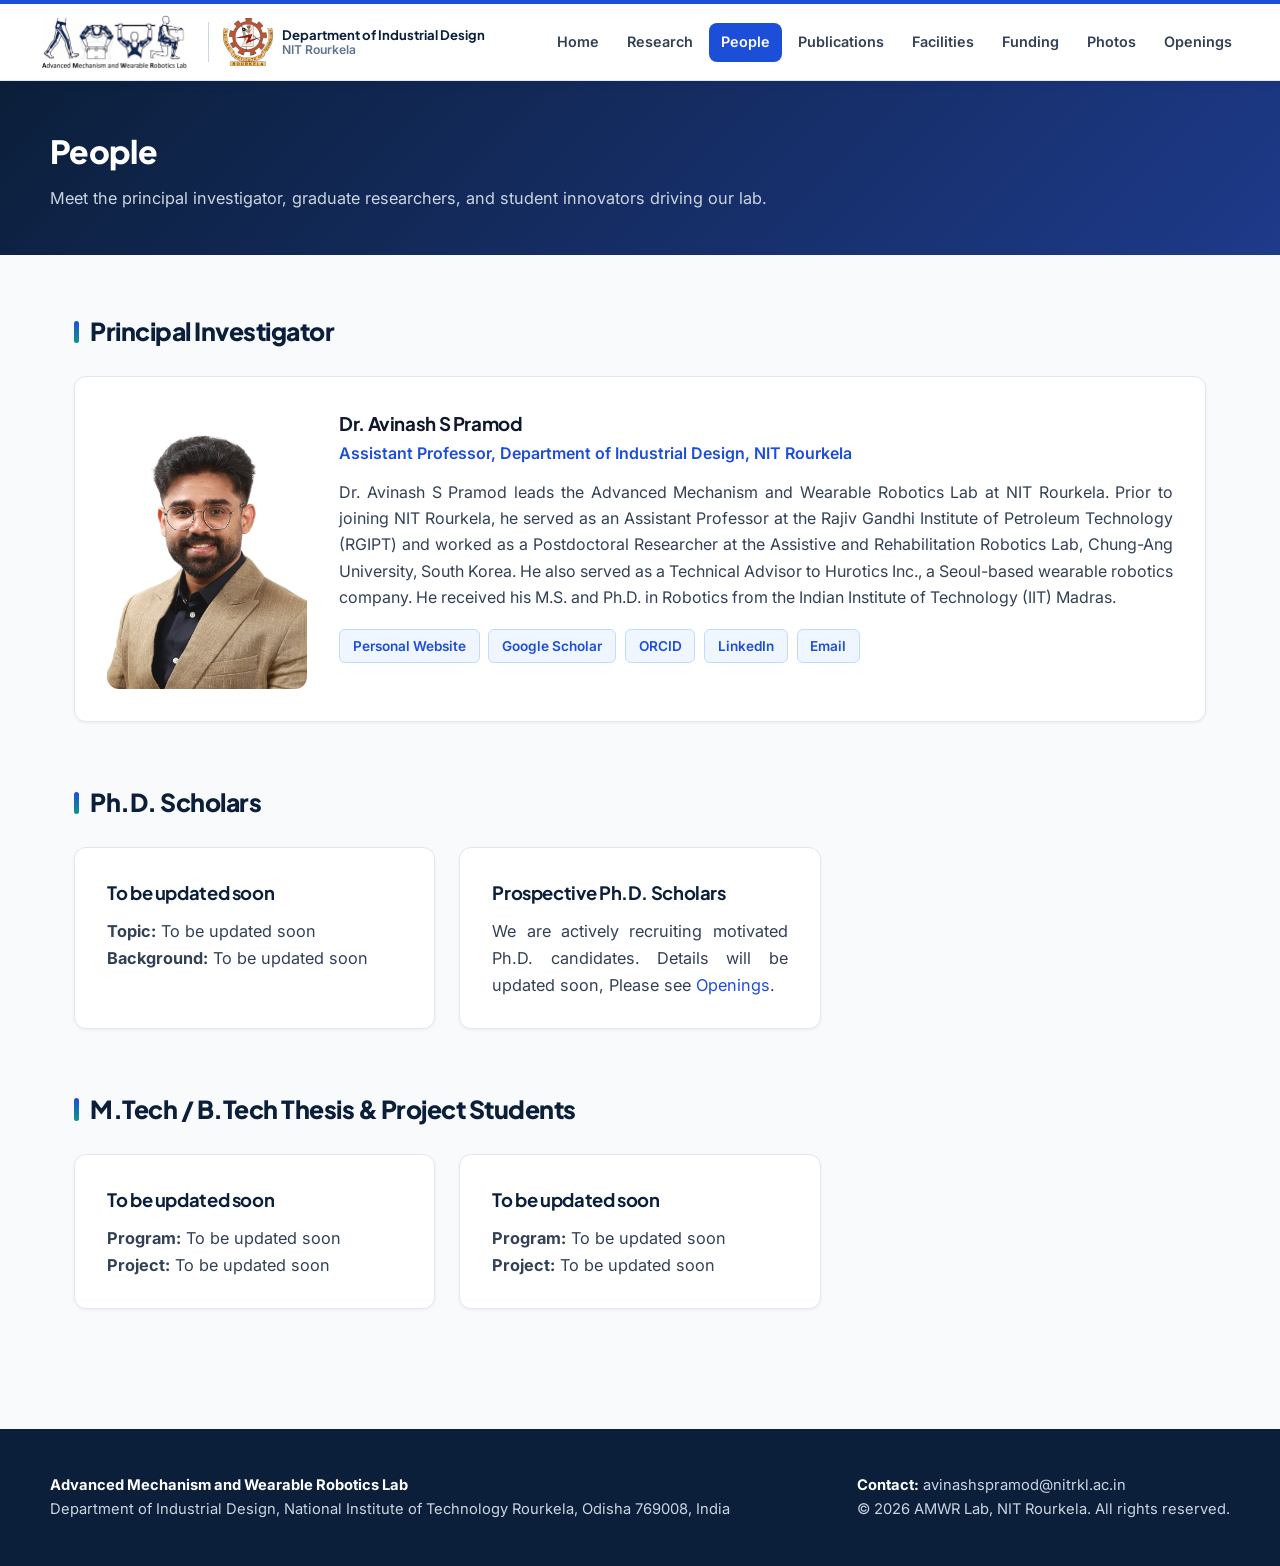
<file: people.html>
<!DOCTYPE html>
<html lang="en">
<head>
  <meta charset="UTF-8" />
  <meta name="viewport" content="width=device-width, initial-scale=1.0" />
  <title>People | AMWR Lab — NIT Rourkela</title>
  <link rel="stylesheet" href="style.css" />
</head>
<body>

  <header class="site-header">
    <div class="nav-bar">
      <div class="brand-group">
        <a href="index.html" class="brand-link">
          <img src="assets/AMWR_Lab_Logo.png" alt="Advanced Mechanism and Wearable Robotics Lab" class="lab-banner-logo" />
        </a>
        <span class="logo-divider" aria-hidden="true"></span>
        <a href="https://www.nitrkl.ac.in/ID/" target="_blank" rel="noopener noreferrer" class="inst-group" title="NIT Rourkela Department of Industrial Design">
          <img src="assets/NIT_Rourkela_Colour_Logo_Official.png" alt="NIT Rourkela Logo" class="nitr-crest-logo" />
          <div class="inst-text">
            <span class="inst-dept">Department of Industrial Design</span>
            <span class="inst-name">NIT Rourkela</span>
          </div>
        </a>
      </div>

      <nav aria-label="Primary Navigation">
        <ul class="nav-menu">
          <li><a href="index.html">Home</a></li>
          <li><a href="research.html">Research</a></li>
          <li><a href="people.html" class="active">People</a></li>
          <li><a href="publications.html">Publications</a></li>
          <li><a href="facilities.html">Facilities</a></li>
          <li><a href="funding.html">Funding</a></li>
          <li><a href="photos.html">Photos</a></li>
          <li><a href="openings.html">Openings</a></li>
        </ul>
      </nav>
    </div>
  </header>

  <div class="page-banner">
    <div class="page-banner-inner">
      <h1>People</h1>
      <p>Meet the principal investigator, graduate researchers, and student innovators driving our lab.</p>
    </div>
  </div>

  <main class="container">

    <section>
  <h2 class="section-heading">Principal Investigator</h2>
  <div class="pi-card">
    <div class="avatar-placeholder">
      <img src="assets/Avi_1.png"
           alt="Dr. Avinash S Pramod">
    </div>
    <div>
      <h3>Dr. Avinash S Pramod</h3>
          <p style="color: var(--blue); font-weight: 600; margin-bottom: 0.75rem;">
            Assistant Professor, Department of Industrial Design, NIT Rourkela
          </p>
          <p>
            Dr. Avinash S Pramod leads the Advanced Mechanism and Wearable Robotics Lab at NIT Rourkela. Prior to joining NIT Rourkela, he served as an Assistant Professor at the Rajiv Gandhi Institute of Petroleum Technology (RGIPT) and worked as a Postdoctoral Researcher at the Assistive and Rehabilitation Robotics Lab, Chung-Ang University, South Korea. He also served as a Technical Advisor to Hurotics Inc., a Seoul-based wearable robotics company. He received his M.S. and Ph.D. in Robotics from the Indian Institute of Technology (IIT) Madras.
          </p>
          <div class="badge-row">
            <a href="https://avinashspramod.github.io" target="_blank" rel="noopener noreferrer" class="badge">Personal Website</a>
            <a href="https://scholar.google.com/citations?user=DeYeTZAAAAAJ&hl=en" target="_blank" rel="noopener noreferrer" class="badge">Google Scholar</a>
            <a href="https://orcid.org/0000-0001-9369-458X" target="_blank" rel="noopener noreferrer" class="badge">ORCID</a>
            <a href="https://www.linkedin.com/in/avinash-s-pramod-b934b919b/" target="_blank" rel="noopener noreferrer" class="badge">LinkedIn</a>
            <a href="mailto:avinashspramod@nitrkl.ac.in" class="badge">Email</a>
          </div>
        </div>
      </div>
    </section>

    <section>
      <h2 class="section-heading">Ph.D. Scholars</h2>
      <div class="grid-3">
        <div class="card">
         <!---- <div class="avatar-placeholder">
           <img src="assets/Avi_1.png"
           alt="Dr. Avinash S Pramod">
          </div> ---->
          <h3>To be updated soon</h3>
          <p><strong>Topic:</strong> To be updated soon </p>
          <p><strong>Background:</strong> To be updated soon </p>
        </div>
        <div class="card">
          <h3>Prospective Ph.D. Scholars</h3>
          <p>
            We are actively recruiting motivated Ph.D. candidates. Details will be updated soon, Please see <a href="openings.html">Openings</a>.
          </p>
        </div>
      </div>
    </section>

    <section>
      <h2 class="section-heading">M.Tech / B.Tech Thesis &amp; Project Students</h2>
      <div class="grid-3">
        <div class="card">
          <h3>To be updated soon</h3>
          <p><strong>Program:</strong> To be updated soon </p>
          <p><strong>Project:</strong> To be updated soon </p>
        </div>
        <div class="card">
          <h3> To be updated soon </h3>
          <p><strong>Program:</strong> To be updated soon </p>
          <p><strong>Project:</strong> To be updated soon </p>
        </div>
      </div>
    </section>

  </main>

  <footer class="site-footer">
    <div class="footer-grid">
      <div>
        <strong>Advanced Mechanism and Wearable Robotics Lab</strong><br />
        Department of Industrial Design, National Institute of Technology Rourkela, Odisha 769008, India
      </div>
      <div>
        <strong>Contact:</strong> avinashspramod@nitrkl.ac.in<br />
        &copy; 2026 AMWR Lab, NIT Rourkela. All rights reserved.
      </div>
    </div>
  </footer>

  <script>
    (function () {
      const currentFile = window.location.pathname.split("/").pop() || "index.html";
      document.querySelectorAll(".nav-menu a").forEach((link) => {
        const targetFile = link.getAttribute("href");
        link.classList.toggle("active", targetFile === currentFile);
      });
    })();
  </script>

</body>
</html>
</file>
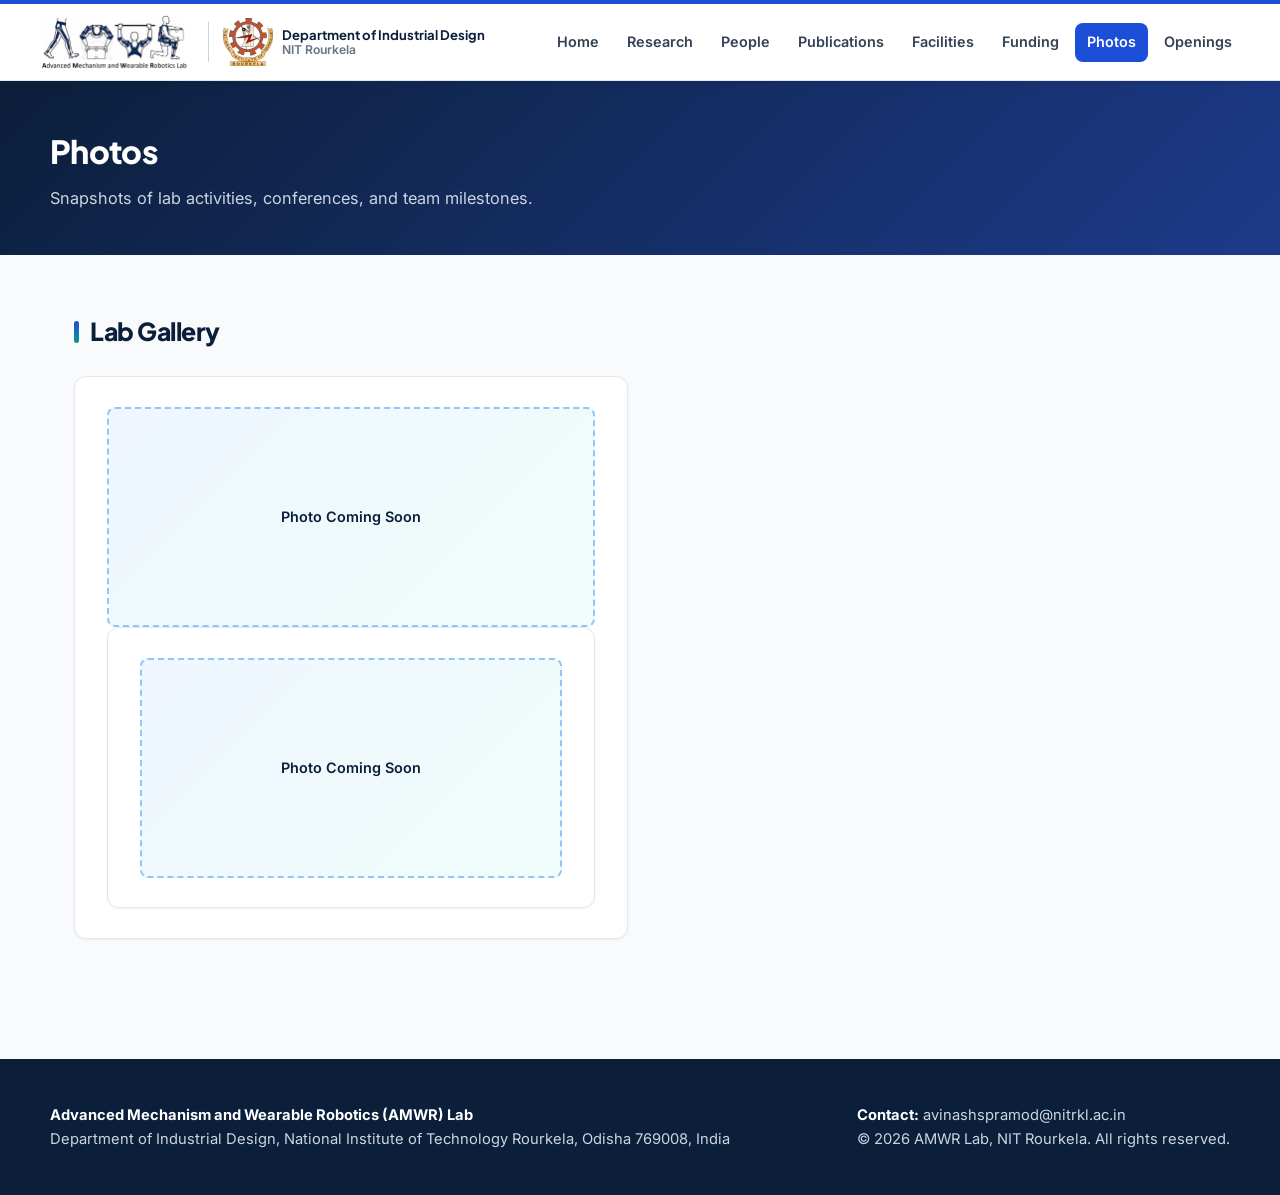
<file: photos.html>
<!DOCTYPE html>
<html lang="en">
<head>
  <meta charset="UTF-8" />
  <meta name="viewport" content="width=device-width, initial-scale=1.0" />
  <title>Photos | AMWR Lab — NIT Rourkela</title>
  <link rel="icon" type="image/png" href="assets/favicon.png" />
  <link rel="stylesheet" href="style.css" />
</head>
<body>

  <header class="site-header">
    <div class="nav-bar">
      <div class="brand-group">
        <a href="index.html" class="brand-link">
          <img src="assets/AMWR_Lab_Logo.png" alt="Advanced Mechanism and Wearable Robotics Lab" class="lab-banner-logo" />
        </a>
        <span class="logo-divider" aria-hidden="true"></span>
        <a href="https://www.nitrkl.ac.in/ID/" target="_blank" rel="noopener noreferrer" class="inst-group" title="NIT Rourkela Department of Industrial Design">
          <img src="assets/NIT_Rourkela_Colour_Logo_Official.png" alt="NIT Rourkela Logo" class="nitr-crest-logo" />
          <div class="inst-text">
            <span class="inst-dept">Department of Industrial Design</span>
            <span class="inst-name">NIT Rourkela</span>
          </div>
        </a>
      </div>

      <nav aria-label="Primary Navigation">
        <ul class="nav-menu">
          <li><a href="index.html">Home</a></li>
          <li><a href="research.html">Research</a></li>
          <li><a href="people.html">People</a></li>
          <li><a href="publications.html">Publications</a></li>
          <li><a href="facilities.html">Facilities</a></li>
          <li><a href="funding.html">Funding</a></li>
          <li><a href="photos.html" class="active">Photos</a></li>
          <li><a href="openings.html">Openings</a></li>
        </ul>
      </nav>
    </div>
  </header>

  <div class="page-banner">
    <div class="page-banner-inner">
      <h1>Photos</h1>
      <p>Snapshots of lab activities, conferences, and team milestones.</p>
    </div>
  </div>

  <main class="container">

    <section>
      <h2 class="section-heading">Lab Gallery</h2>
      <div class="grid-2">

        <!-- Placeholder Card 1 -->
        <div class="card">
          <div class="img-placeholder" style="height: 220px; display: flex; align-items: center; justify-content: center;">
            Photo Coming Soon
          </div>
         <!--- <p style="margin-top: 0.75rem;"><strong>Lab Setup &amp; Prototypes</strong> — Soon to be updated.</p>
        </div> --->

        <!-- Placeholder Card 2 -->
        <div class="card">
          <div class="img-placeholder" style="height: 220px; display: flex; align-items: center; justify-content: center;">
            Photo Coming Soon
          </div>
        <!---  <p style="margin-top: 0.75rem;"><strong>Team &amp; Events</strong> — Soon to be updated.</p>
        </div> --->

        <!-- Template: Copy and uncomment this block to add real photos later
        <div class="card">
          <img src="assets/photo1.jpg" alt="Brief description of photo" style="width: 100%; height: 220px; object-fit: cover; border-radius: 8px; display: block;" />
          <p style="margin-top: 0.75rem;"><strong>Event or Prototype Title</strong> — Date / Short caption here.</p>
        </div>
        -->

      </div>
    </section>

  </main>

  <footer class="site-footer">
    <div class="footer-grid">
      <div>
        <strong>Advanced Mechanism and Wearable Robotics (AMWR) Lab</strong><br />
        Department of Industrial Design, National Institute of Technology Rourkela, Odisha 769008, India
      </div>
      <div>
        <strong>Contact:</strong> avinashspramod@nitrkl.ac.in<br />
        &copy; 2026 AMWR Lab, NIT Rourkela. All rights reserved.
      </div>
    </div>
  </footer>

  <script>
    (function () {
      const currentFile = window.location.pathname.split("/").pop() || "index.html";
      document.querySelectorAll(".nav-menu a").forEach((link) => {
        const targetFile = link.getAttribute("href");
        link.classList.toggle("active", targetFile === currentFile);
      });
    })();
  </script>

</body>
</html>
</file>
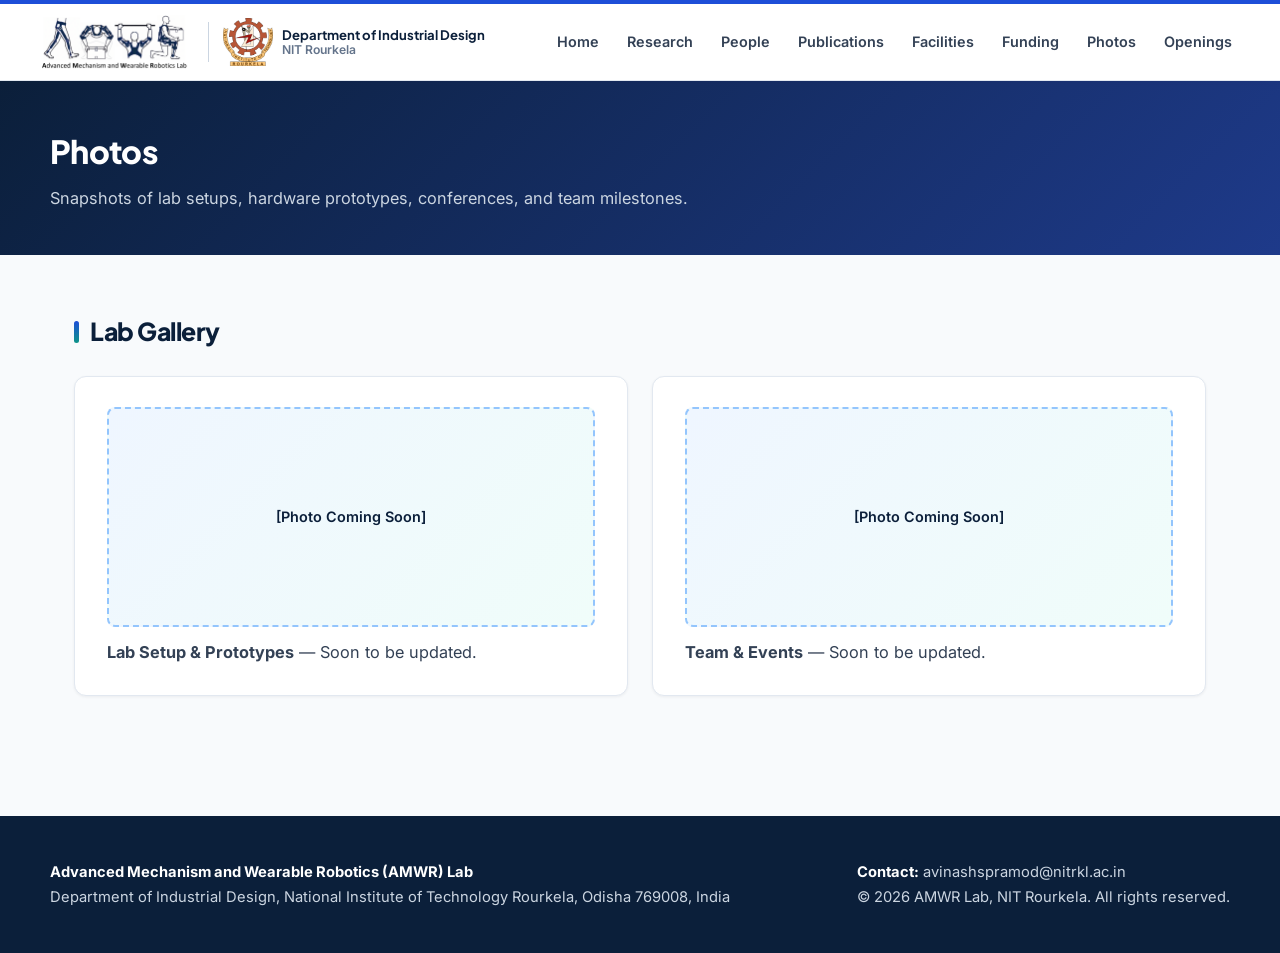
<file: Photos.html>
<!DOCTYPE html>
<html lang="en">
<head>
  <meta charset="UTF-8" />
  <meta name="viewport" content="width=device-width, initial-scale=1.0" />
  <title>Photos | AMWR Lab — NIT Rourkela</title>
  <link rel="icon" type="image/png" href="assets/favicon.png" />
  <link rel="stylesheet" href="style.css" />
</head>
<body>

  <header class="site-header">
    <div class="nav-bar">
      <div class="brand-group">
        <a href="index.html" class="brand-link">
          <img src="assets/AMWR_Lab_Logo.png" alt="Advanced Mechanism and Wearable Robotics Lab" class="lab-banner-logo" />
        </a>
        <span class="logo-divider" aria-hidden="true"></span>
        <a href="https://www.nitrkl.ac.in/ID/" target="_blank" rel="noopener noreferrer" class="inst-group" title="NIT Rourkela Department of Industrial Design">
          <img src="assets/NIT_Rourkela_Colour_Logo_Official.png" alt="NIT Rourkela Logo" class="nitr-crest-logo" />
          <div class="inst-text">
            <span class="inst-dept">Department of Industrial Design</span>
            <span class="inst-name">NIT Rourkela</span>
          </div>
        </a>
      </div>

      <nav aria-label="Primary Navigation">
        <ul class="nav-menu">
          <li><a href="index.html">Home</a></li>
          <li><a href="research.html">Research</a></li>
          <li><a href="people.html">People</a></li>
          <li><a href="publications.html">Publications</a></li>
          <li><a href="facilities.html">Facilities</a></li>
          <li><a href="funding.html">Funding</a></li>
          <li><a href="photos.html" class="active">Photos</a></li>
          <li><a href="openings.html">Openings</a></li>
        </ul>
      </nav>
    </div>
  </header>

  <div class="page-banner">
    <div class="page-banner-inner">
      <h1>Photos</h1>
      <p>Snapshots of lab setups, hardware prototypes, conferences, and team milestones.</p>
    </div>
  </div>

  <main class="container">

    <section>
      <h2 class="section-heading">Lab Gallery</h2>
      <div class="grid-2">

        <!-- Placeholder Card 1 -->
        <div class="card">
          <div class="img-placeholder" style="height: 220px; display: flex; align-items: center; justify-content: center;">
            [Photo Coming Soon]
          </div>
          <p style="margin-top: 0.75rem;"><strong>Lab Setup &amp; Prototypes</strong> — Soon to be updated.</p>
        </div>

        <!-- Placeholder Card 2 -->
        <div class="card">
          <div class="img-placeholder" style="height: 220px; display: flex; align-items: center; justify-content: center;">
            [Photo Coming Soon]
          </div>
          <p style="margin-top: 0.75rem;"><strong>Team &amp; Events</strong> — Soon to be updated.</p>
        </div>

        <!-- Template: Copy and uncomment this block to add real photos later
        <div class="card">
          <img src="assets/photo1.jpg" alt="Brief description of photo" style="width: 100%; height: 220px; object-fit: cover; border-radius: 8px; display: block;" />
          <p style="margin-top: 0.75rem;"><strong>Event or Prototype Title</strong> — Date / Short caption here.</p>
        </div>
        -->

      </div>
    </section>

  </main>

  <footer class="site-footer">
    <div class="footer-grid">
      <div>
        <strong>Advanced Mechanism and Wearable Robotics (AMWR) Lab</strong><br />
        Department of Industrial Design, National Institute of Technology Rourkela, Odisha 769008, India
      </div>
      <div>
        <strong>Contact:</strong> avinashspramod@nitrkl.ac.in<br />
        &copy; 2026 AMWR Lab, NIT Rourkela. All rights reserved.
      </div>
    </div>
  </footer>

  <script>
    (function () {
      const currentFile = window.location.pathname.split("/").pop() || "index.html";
      document.querySelectorAll(".nav-menu a").forEach((link) => {
        const targetFile = link.getAttribute("href");
        link.classList.toggle("active", targetFile === currentFile);
      });
    })();
  </script>

</body>
</html>
</file>
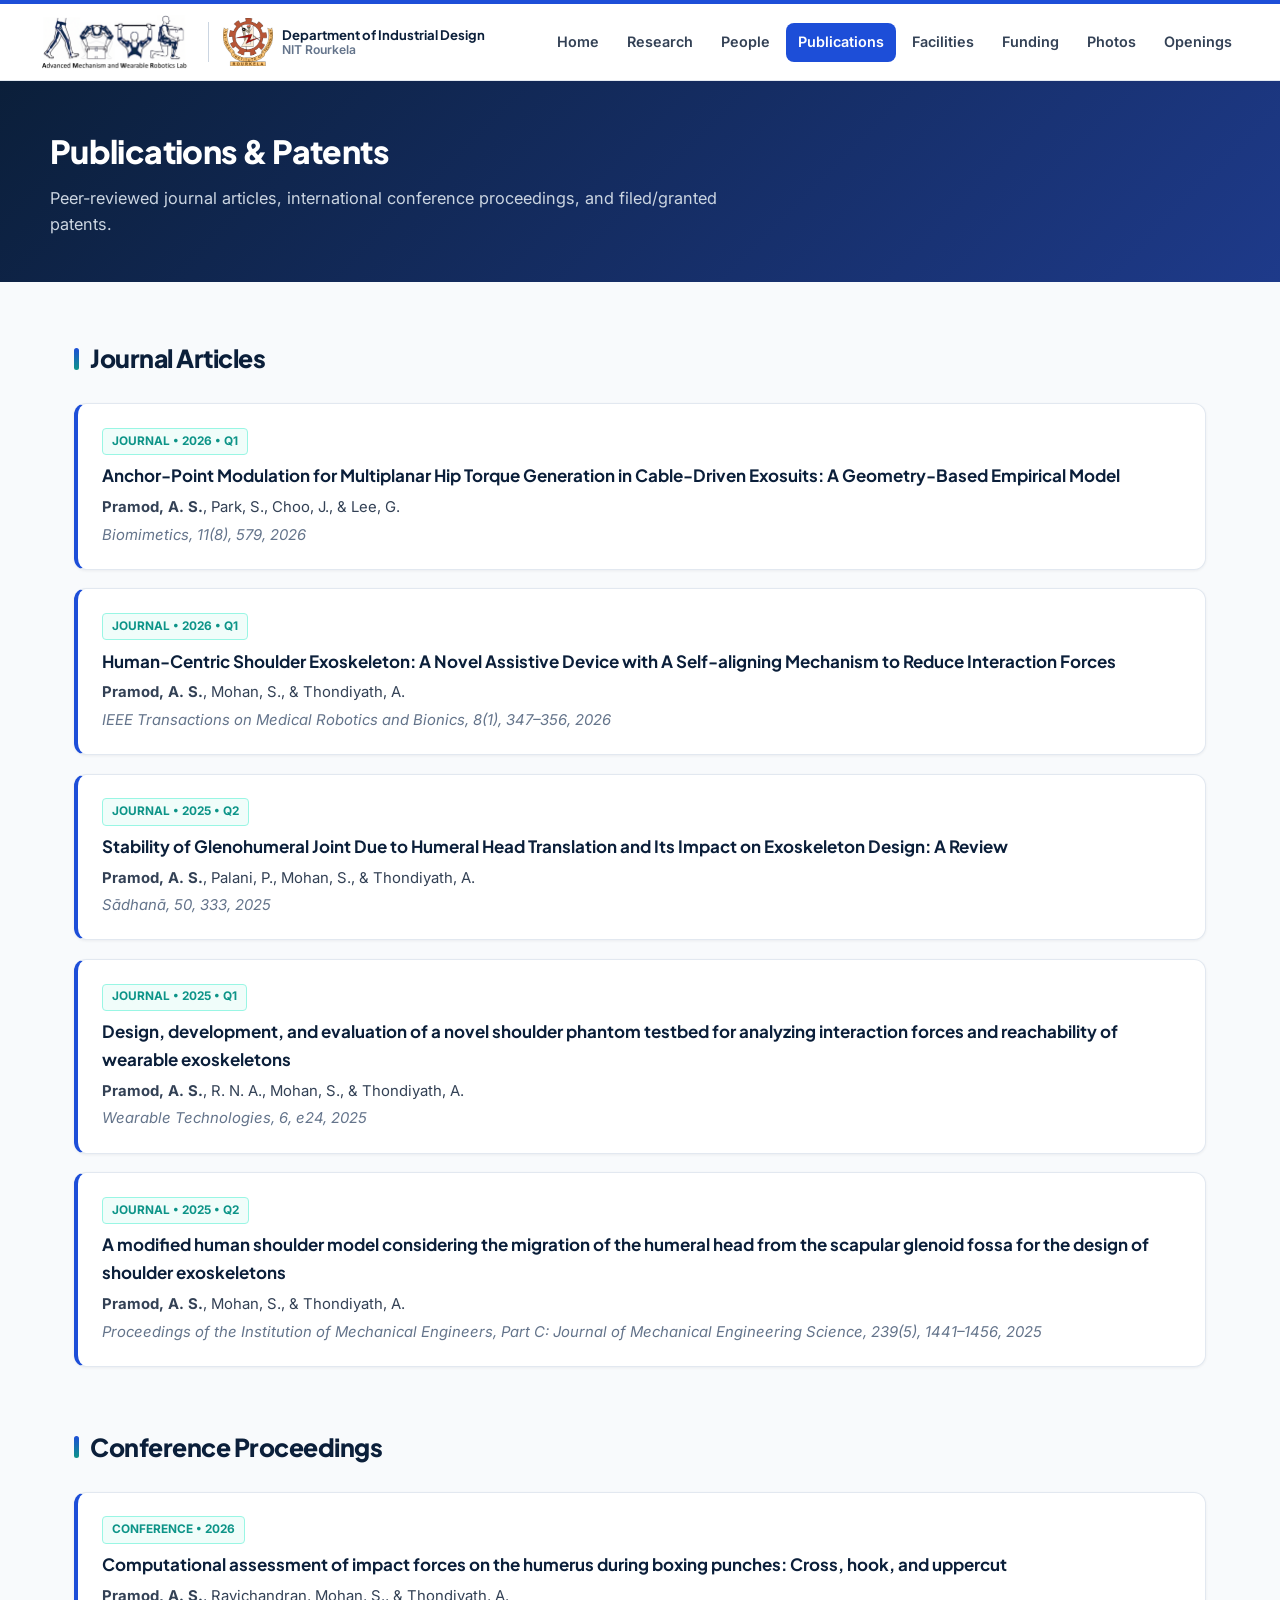
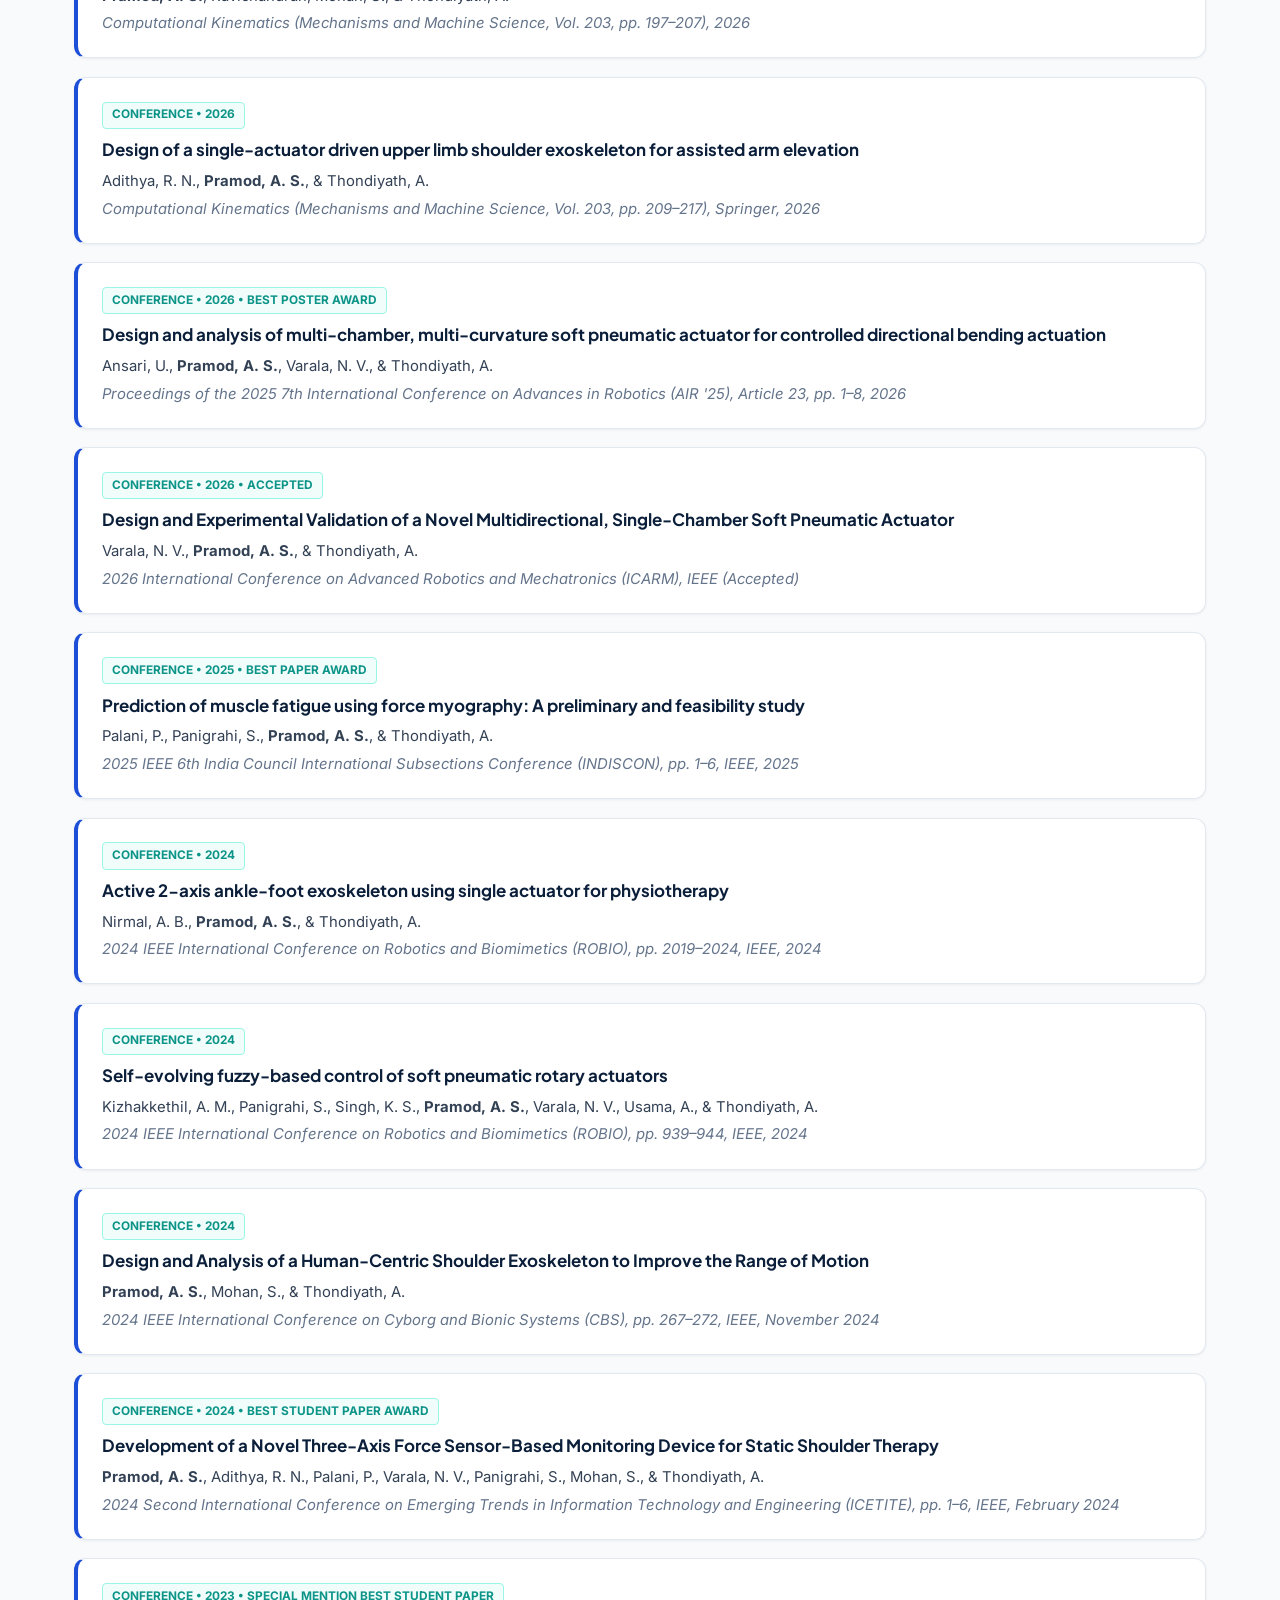
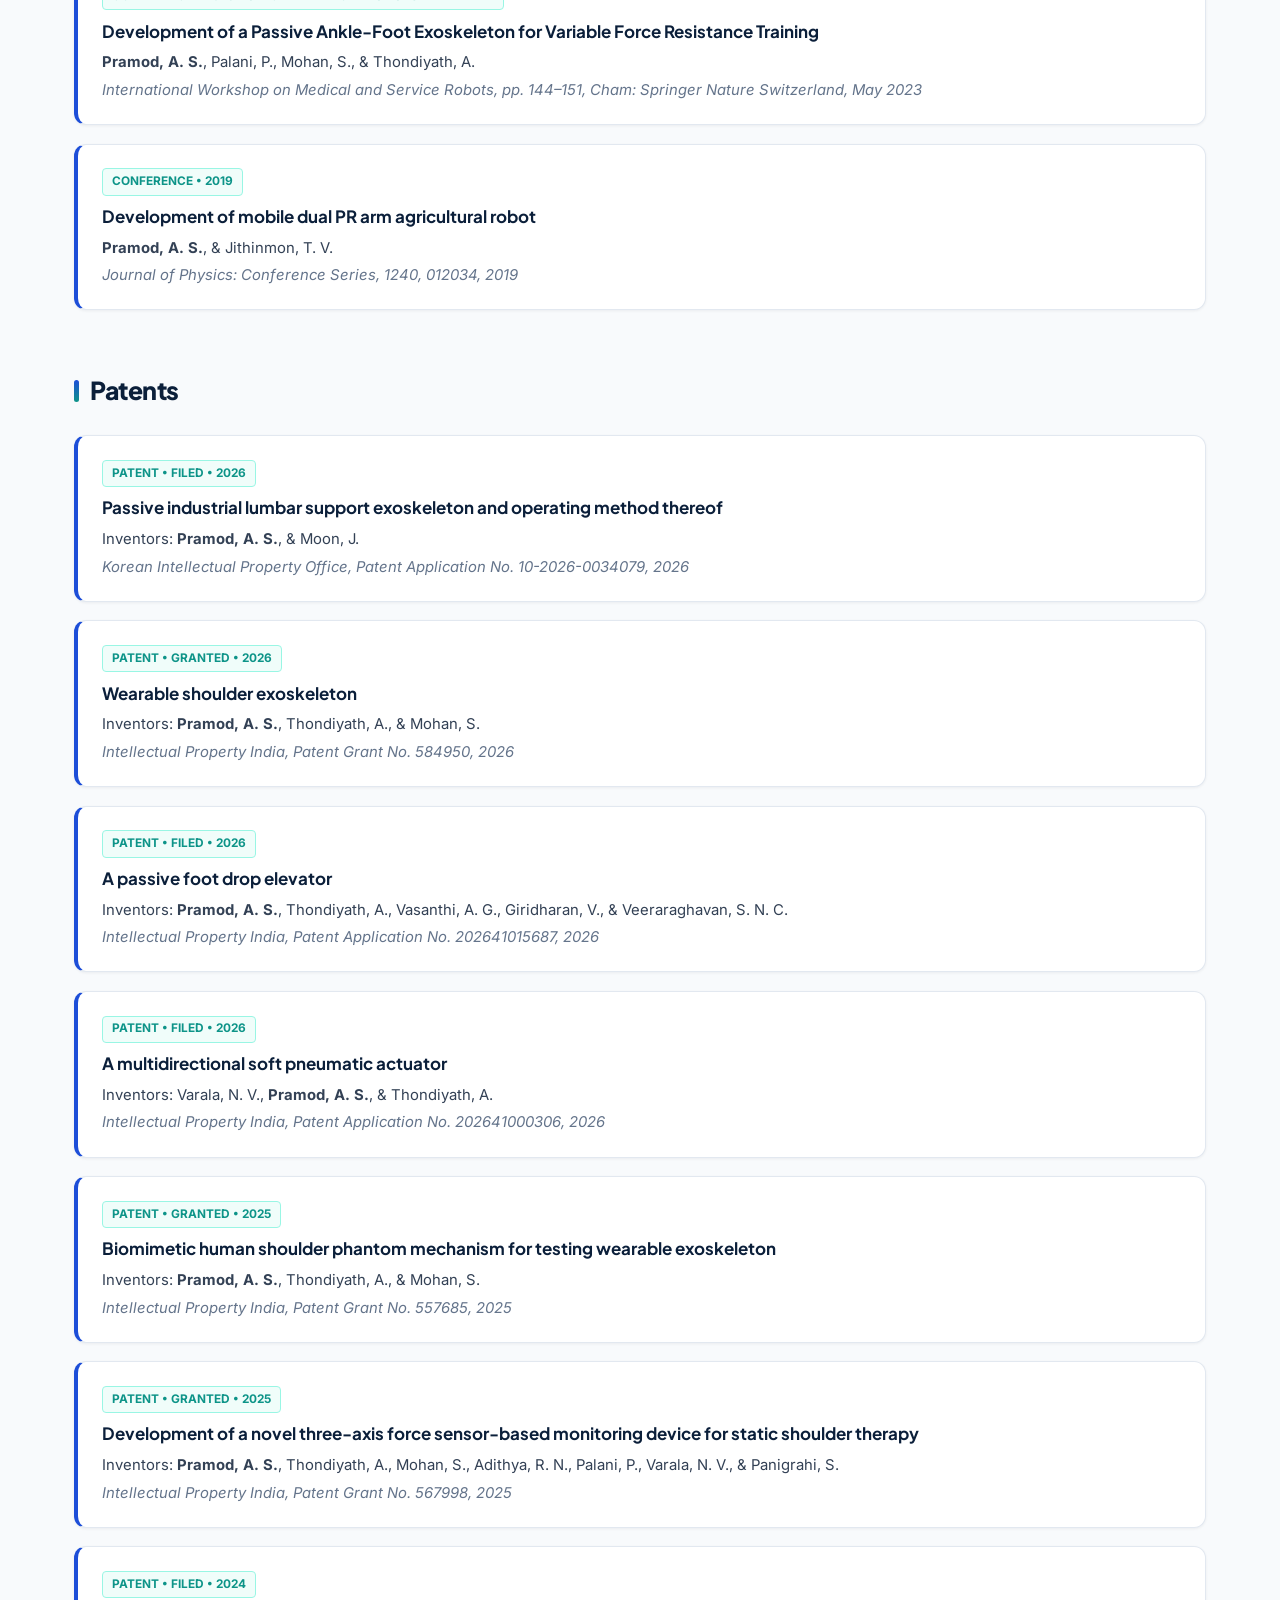
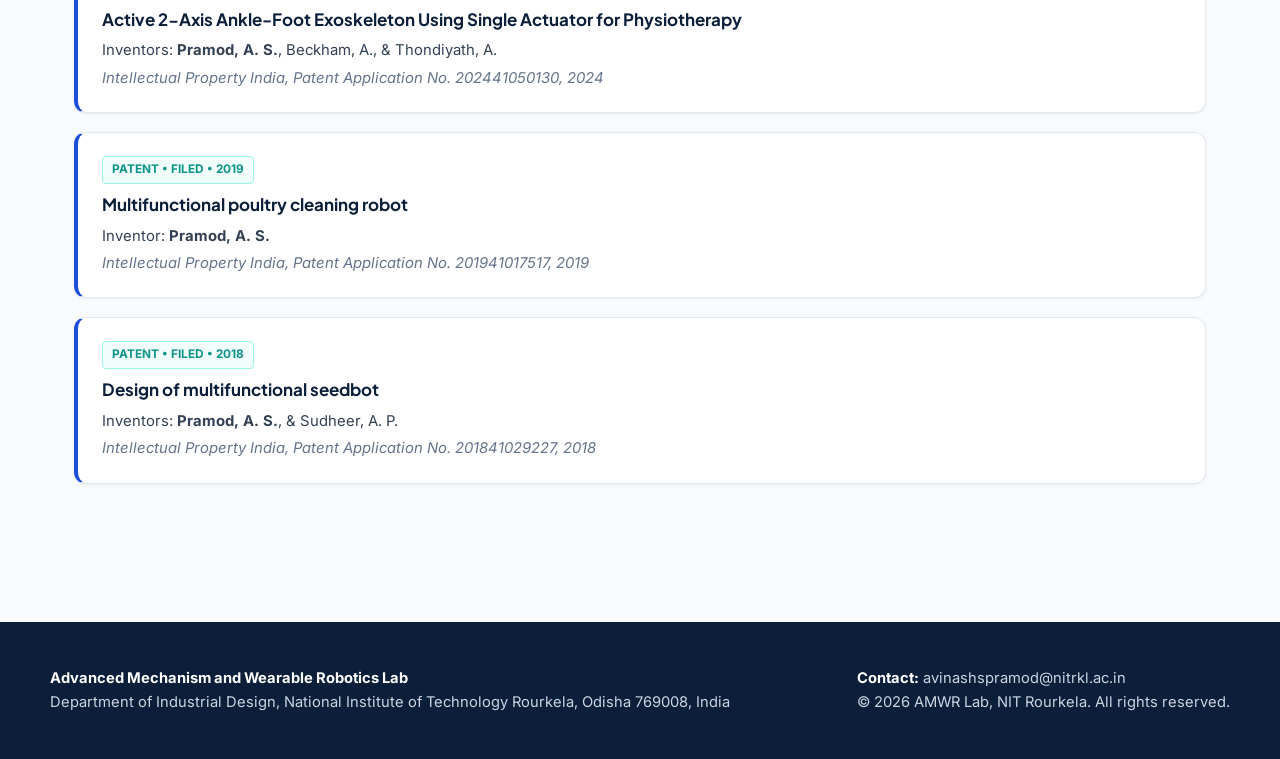
<file: publications.html>
<!DOCTYPE html>
<html lang="en">
<head>
  <meta charset="UTF-8" />
  <meta name="viewport" content="width=device-width, initial-scale=1.0" />
  <title>Publications &amp; Patents | AMWR Lab — NIT Rourkela</title>
  <link rel="stylesheet" href="style.css" />
</head>
<body>

  <header class="site-header">
    <div class="nav-bar">
      <div class="brand-group">
        <a href="index.html" class="brand-link">
          <img src="assets/AMWR_Lab_Logo.png" alt="Advanced Mechanism and Wearable Robotics Lab" class="lab-banner-logo" />
        </a>
        <span class="logo-divider" aria-hidden="true"></span>
        <a href="https://www.nitrkl.ac.in/ID/" target="_blank" rel="noopener noreferrer" class="inst-group" title="NIT Rourkela Department of Industrial Design">
          <img src="assets/NIT_Rourkela_Colour_Logo_Official.png" alt="NIT Rourkela Logo" class="nitr-crest-logo" />
          <div class="inst-text">
            <span class="inst-dept">Department of Industrial Design</span>
            <span class="inst-name">NIT Rourkela</span>
          </div>
        </a>
      </div>

      <nav aria-label="Primary Navigation">
        <ul class="nav-menu">
          <li><a href="index.html">Home</a></li>
          <li><a href="research.html">Research</a></li>
          <li><a href="people.html">People</a></li>
          <li><a href="publications.html" class="active">Publications</a></li>
          <li><a href="facilities.html">Facilities</a></li>
          <li><a href="funding.html">Funding</a></li>
          <li><a href="photos.html">Photos</a></li>
          <li><a href="openings.html">Openings</a></li>
        </ul>
      </nav>
    </div>
  </header>

  <div class="page-banner">
    <div class="page-banner-inner">
      <h1>Publications &amp; Patents</h1>
      <p>Peer-reviewed journal articles, international conference proceedings, and filed/granted patents.</p>
    </div>
  </div>

  <main class="container">

    <section>
      <h2 class="section-heading">Journal Articles</h2>
      <ul class="pub-list">
        <li class="pub-item">
          <span class="pub-badge">Journal &bull; 2026 &bull; Q1</span>
          <span class="pub-title">Anchor-Point Modulation for Multiplanar Hip Torque Generation in Cable-Driven Exosuits: A Geometry-Based Empirical Model</span>
          <span class="pub-authors"><strong>Pramod, A. S.</strong>, Park, S., Choo, J., &amp; Lee, G.</span>
          <span class="pub-venue">Biomimetics, 11(8), 579, 2026</span>
        </li>
        <li class="pub-item">
          <span class="pub-badge">Journal &bull; 2026 &bull; Q1</span>
          <span class="pub-title">Human-Centric Shoulder Exoskeleton: A Novel Assistive Device with A Self-aligning Mechanism to Reduce Interaction Forces</span>
          <span class="pub-authors"><strong>Pramod, A. S.</strong>, Mohan, S., &amp; Thondiyath, A.</span>
          <span class="pub-venue">IEEE Transactions on Medical Robotics and Bionics, 8(1), 347–356, 2026</span>
        </li>
        <li class="pub-item">
          <span class="pub-badge">Journal &bull; 2025 &bull; Q2</span>
          <span class="pub-title">Stability of Glenohumeral Joint Due to Humeral Head Translation and Its Impact on Exoskeleton Design: A Review</span>
          <span class="pub-authors"><strong>Pramod, A. S.</strong>, Palani, P., Mohan, S., &amp; Thondiyath, A.</span>
          <span class="pub-venue">Sādhanā, 50, 333, 2025</span>
        </li>
        <li class="pub-item">
          <span class="pub-badge">Journal &bull; 2025 &bull; Q1</span>
          <span class="pub-title">Design, development, and evaluation of a novel shoulder phantom testbed for analyzing interaction forces and reachability of wearable exoskeletons</span>
          <span class="pub-authors"><strong>Pramod, A. S.</strong>, R. N. A., Mohan, S., &amp; Thondiyath, A.</span>
          <span class="pub-venue">Wearable Technologies, 6, e24, 2025</span>
        </li>
        <li class="pub-item">
          <span class="pub-badge">Journal &bull; 2025 &bull; Q2</span>
          <span class="pub-title">A modified human shoulder model considering the migration of the humeral head from the scapular glenoid fossa for the design of shoulder exoskeletons</span>
          <span class="pub-authors"><strong>Pramod, A. S.</strong>, Mohan, S., &amp; Thondiyath, A.</span>
          <span class="pub-venue">Proceedings of the Institution of Mechanical Engineers, Part C: Journal of Mechanical Engineering Science, 239(5), 1441–1456, 2025</span>
        </li>
      </ul>
    </section>

    <section>
      <h2 class="section-heading">Conference Proceedings</h2>
      <ul class="pub-list">
        <li class="pub-item">
          <span class="pub-badge">Conference &bull; 2026</span>
          <span class="pub-title">Computational assessment of impact forces on the humerus during boxing punches: Cross, hook, and uppercut</span>
          <span class="pub-authors"><strong>Pramod, A. S.</strong>, Ravichandran, Mohan, S., &amp; Thondiyath, A.</span>
          <span class="pub-venue">Computational Kinematics (Mechanisms and Machine Science, Vol. 203, pp. 197–207), 2026</span>
        </li>
        <li class="pub-item">
          <span class="pub-badge">Conference &bull; 2026</span>
          <span class="pub-title">Design of a single-actuator driven upper limb shoulder exoskeleton for assisted arm elevation</span>
          <span class="pub-authors">Adithya, R. N., <strong>Pramod, A. S.</strong>, &amp; Thondiyath, A.</span>
          <span class="pub-venue">Computational Kinematics (Mechanisms and Machine Science, Vol. 203, pp. 209–217), Springer, 2026</span>
        </li>
        <li class="pub-item">
          <span class="pub-badge">Conference &bull; 2026 &bull; Best Poster Award</span>
          <span class="pub-title">Design and analysis of multi-chamber, multi-curvature soft pneumatic actuator for controlled directional bending actuation</span>
          <span class="pub-authors">Ansari, U., <strong>Pramod, A. S.</strong>, Varala, N. V., &amp; Thondiyath, A.</span>
          <span class="pub-venue">Proceedings of the 2025 7th International Conference on Advances in Robotics (AIR '25), Article 23, pp. 1–8, 2026</span>
        </li>
        <li class="pub-item">
          <span class="pub-badge">Conference &bull; 2026 &bull; Accepted</span>
          <span class="pub-title">Design and Experimental Validation of a Novel Multidirectional, Single-Chamber Soft Pneumatic Actuator</span>
          <span class="pub-authors">Varala, N. V., <strong>Pramod, A. S.</strong>, &amp; Thondiyath, A.</span>
          <span class="pub-venue">2026 International Conference on Advanced Robotics and Mechatronics (ICARM), IEEE (Accepted)</span>
        </li>
        <li class="pub-item">
          <span class="pub-badge">Conference &bull; 2025 &bull; Best Paper Award</span>
          <span class="pub-title">Prediction of muscle fatigue using force myography: A preliminary and feasibility study</span>
          <span class="pub-authors">Palani, P., Panigrahi, S., <strong>Pramod, A. S.</strong>, &amp; Thondiyath, A.</span>
          <span class="pub-venue">2025 IEEE 6th India Council International Subsections Conference (INDISCON), pp. 1–6, IEEE, 2025</span>
        </li>
        <li class="pub-item">
          <span class="pub-badge">Conference &bull; 2024</span>
          <span class="pub-title">Active 2-axis ankle-foot exoskeleton using single actuator for physiotherapy</span>
          <span class="pub-authors">Nirmal, A. B., <strong>Pramod, A. S.</strong>, &amp; Thondiyath, A.</span>
          <span class="pub-venue">2024 IEEE International Conference on Robotics and Biomimetics (ROBIO), pp. 2019–2024, IEEE, 2024</span>
        </li>
        <li class="pub-item">
          <span class="pub-badge">Conference &bull; 2024</span>
          <span class="pub-title">Self-evolving fuzzy-based control of soft pneumatic rotary actuators</span>
          <span class="pub-authors">Kizhakkethil, A. M., Panigrahi, S., Singh, K. S., <strong>Pramod, A. S.</strong>, Varala, N. V., Usama, A., &amp; Thondiyath, A.</span>
          <span class="pub-venue">2024 IEEE International Conference on Robotics and Biomimetics (ROBIO), pp. 939–944, IEEE, 2024</span>
        </li>
        <li class="pub-item">
          <span class="pub-badge">Conference &bull; 2024</span>
          <span class="pub-title">Design and Analysis of a Human-Centric Shoulder Exoskeleton to Improve the Range of Motion</span>
          <span class="pub-authors"><strong>Pramod, A. S.</strong>, Mohan, S., &amp; Thondiyath, A.</span>
          <span class="pub-venue">2024 IEEE International Conference on Cyborg and Bionic Systems (CBS), pp. 267–272, IEEE, November 2024</span>
        </li>
        <li class="pub-item">
          <span class="pub-badge">Conference &bull; 2024 &bull; Best Student Paper Award</span>
          <span class="pub-title">Development of a Novel Three-Axis Force Sensor-Based Monitoring Device for Static Shoulder Therapy</span>
          <span class="pub-authors"><strong>Pramod, A. S.</strong>, Adithya, R. N., Palani, P., Varala, N. V., Panigrahi, S., Mohan, S., &amp; Thondiyath, A.</span>
          <span class="pub-venue">2024 Second International Conference on Emerging Trends in Information Technology and Engineering (ICETITE), pp. 1–6, IEEE, February 2024</span>
        </li>
        <li class="pub-item">
          <span class="pub-badge">Conference &bull; 2023 &bull; Special Mention Best Student Paper</span>
          <span class="pub-title">Development of a Passive Ankle-Foot Exoskeleton for Variable Force Resistance Training</span>
          <span class="pub-authors"><strong>Pramod, A. S.</strong>, Palani, P., Mohan, S., &amp; Thondiyath, A.</span>
          <span class="pub-venue">International Workshop on Medical and Service Robots, pp. 144–151, Cham: Springer Nature Switzerland, May 2023</span>
        </li>
        <li class="pub-item">
          <span class="pub-badge">Conference &bull; 2019</span>
          <span class="pub-title">Development of mobile dual PR arm agricultural robot</span>
          <span class="pub-authors"><strong>Pramod, A. S.</strong>, &amp; Jithinmon, T. V.</span>
          <span class="pub-venue">Journal of Physics: Conference Series, 1240, 012034, 2019</span>
        </li>
      </ul>
    </section>

    <section>
      <h2 class="section-heading">Patents</h2>
      <ul class="pub-list">
        <li class="pub-item">
          <span class="pub-badge">Patent &bull; Filed &bull; 2026</span>
          <span class="pub-title">Passive industrial lumbar support exoskeleton and operating method thereof</span>
          <span class="pub-authors">Inventors: <strong>Pramod, A. S.</strong>, &amp; Moon, J.</span>
          <span class="pub-venue">Korean Intellectual Property Office, Patent Application No. 10-2026-0034079, 2026</span>
        </li>
        <li class="pub-item">
          <span class="pub-badge">Patent &bull; Granted &bull; 2026</span>
          <span class="pub-title">Wearable shoulder exoskeleton</span>
          <span class="pub-authors">Inventors: <strong>Pramod, A. S.</strong>, Thondiyath, A., &amp; Mohan, S.</span>
          <span class="pub-venue">Intellectual Property India, Patent Grant No. 584950, 2026</span>
        </li>
        <li class="pub-item">
          <span class="pub-badge">Patent &bull; Filed &bull; 2026</span>
          <span class="pub-title">A passive foot drop elevator</span>
          <span class="pub-authors">Inventors: <strong>Pramod, A. S.</strong>, Thondiyath, A., Vasanthi, A. G., Giridharan, V., &amp; Veeraraghavan, S. N. C.</span>
          <span class="pub-venue">Intellectual Property India, Patent Application No. 202641015687, 2026</span>
        </li>
        <li class="pub-item">
          <span class="pub-badge">Patent &bull; Filed &bull; 2026</span>
          <span class="pub-title">A multidirectional soft pneumatic actuator</span>
          <span class="pub-authors">Inventors: Varala, N. V., <strong>Pramod, A. S.</strong>, &amp; Thondiyath, A.</span>
          <span class="pub-venue">Intellectual Property India, Patent Application No. 202641000306, 2026</span>
        </li>
        <li class="pub-item">
          <span class="pub-badge">Patent &bull; Granted &bull; 2025</span>
          <span class="pub-title">Biomimetic human shoulder phantom mechanism for testing wearable exoskeleton</span>
          <span class="pub-authors">Inventors: <strong>Pramod, A. S.</strong>, Thondiyath, A., &amp; Mohan, S.</span>
          <span class="pub-venue">Intellectual Property India, Patent Grant No. 557685, 2025</span>
        </li>
        <li class="pub-item">
          <span class="pub-badge">Patent &bull; Granted &bull; 2025</span>
          <span class="pub-title">Development of a novel three-axis force sensor-based monitoring device for static shoulder therapy</span>
          <span class="pub-authors">Inventors: <strong>Pramod, A. S.</strong>, Thondiyath, A., Mohan, S., Adithya, R. N., Palani, P., Varala, N. V., &amp; Panigrahi, S.</span>
          <span class="pub-venue">Intellectual Property India, Patent Grant No. 567998, 2025</span>
        </li>
        <li class="pub-item">
          <span class="pub-badge">Patent &bull; Filed &bull; 2024</span>
          <span class="pub-title">Active 2-Axis Ankle-Foot Exoskeleton Using Single Actuator for Physiotherapy</span>
          <span class="pub-authors">Inventors: <strong>Pramod, A. S.</strong>, Beckham, A., &amp; Thondiyath, A.</span>
          <span class="pub-venue">Intellectual Property India, Patent Application No. 202441050130, 2024</span>
        </li>
        <li class="pub-item">
          <span class="pub-badge">Patent &bull; Filed &bull; 2019</span>
          <span class="pub-title">Multifunctional poultry cleaning robot</span>
          <span class="pub-authors">Inventor: <strong>Pramod, A. S.</strong></span>
          <span class="pub-venue">Intellectual Property India, Patent Application No. 201941017517, 2019</span>
        </li>
        <li class="pub-item">
          <span class="pub-badge">Patent &bull; Filed &bull; 2018</span>
          <span class="pub-title">Design of multifunctional seedbot</span>
          <span class="pub-authors">Inventors: <strong>Pramod, A. S.</strong>, &amp; Sudheer, A. P.</span>
          <span class="pub-venue">Intellectual Property India, Patent Application No. 201841029227, 2018</span>
        </li>
      </ul>
    </section>

  </main>

  <footer class="site-footer">
    <div class="footer-grid">
      <div>
        <strong>Advanced Mechanism and Wearable Robotics Lab</strong><br />
        Department of Industrial Design, National Institute of Technology Rourkela, Odisha 769008, India
      </div>
      <div>
        <strong>Contact:</strong> avinashspramod@nitrkl.ac.in<br />
        &copy; 2026 AMWR Lab, NIT Rourkela. All rights reserved.
      </div>
    </div>
  </footer>

  <script>
    (function () {
      const currentFile = window.location.pathname.split("/").pop() || "index.html";
      document.querySelectorAll(".nav-menu a").forEach((link) => {
        const targetFile = link.getAttribute("href");
        link.classList.toggle("active", targetFile === currentFile);
      });
    })();
  </script>

</body>
</html>
</file>
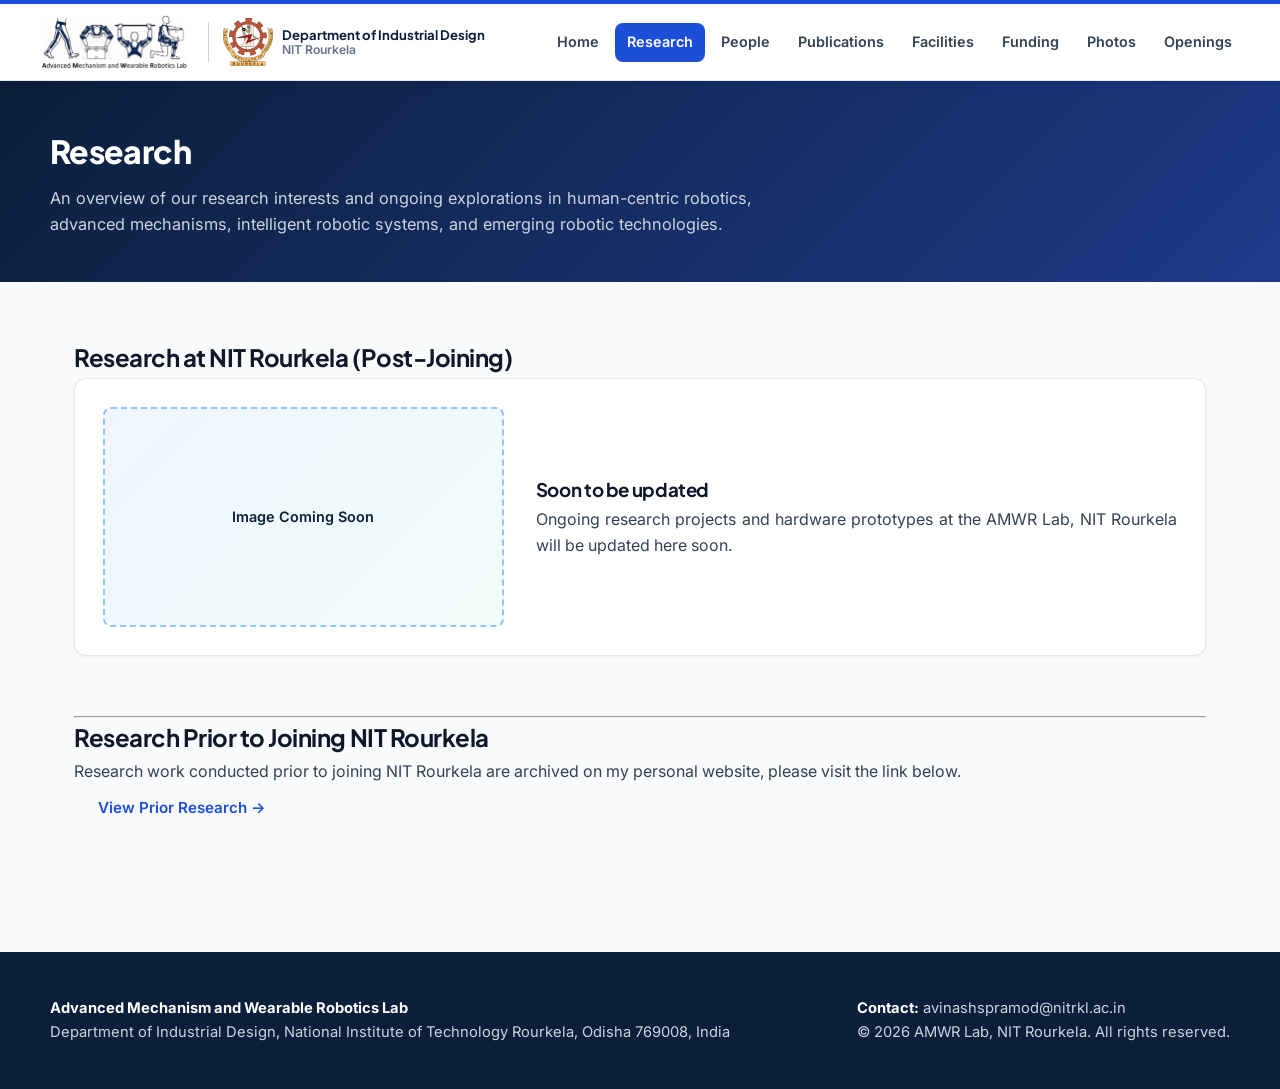
<file: research.html>
<!DOCTYPE html>
<html lang="en">
<head>
  <meta charset="UTF-8" />
  <meta name="viewport" content="width=device-width, initial-scale=1.0" />
  <title>Research | AMWR Lab — NIT Rourkela</title>
  <link rel="stylesheet" href="style.css" />
</head>
<body>

  <header class="site-header">
    <div class="nav-bar">
      <div class="brand-group">
        <a href="index.html" class="brand-link">
          <img src="assets/AMWR_Lab_Logo.png" alt="Advanced Mechanism and Wearable Robotics Lab" class="lab-banner-logo" />
        </a>
        <span class="logo-divider" aria-hidden="true"></span>
        <a href="https://www.nitrkl.ac.in/ID/" target="_blank" rel="noopener noreferrer" class="inst-group" title="NIT Rourkela Department of Industrial Design">
          <img src="assets/NIT_Rourkela_Colour_Logo_Official.png" alt="NIT Rourkela Logo" class="nitr-crest-logo" />
          <div class="inst-text">
            <span class="inst-dept">Department of Industrial Design</span>
            <span class="inst-name">NIT Rourkela</span>
          </div>
        </a>
      </div>

      <nav aria-label="Primary Navigation">
        <ul class="nav-menu">
          <li><a href="index.html">Home</a></li>
          <li><a href="research.html" class="active">Research</a></li>
          <li><a href="people.html">People</a></li>
          <li><a href="publications.html">Publications</a></li>
          <li><a href="facilities.html">Facilities</a></li>
          <li><a href="funding.html">Funding</a></li>
          <li><a href="photos.html">Photos</a></li>
          <li><a href="openings.html">Openings</a></li>
        </ul>
      </nav>
    </div>
  </header>

  <div class="page-banner">
    <div class="page-banner-inner">
      <h1>Research</h1>
      <p>An overview of our research interests and ongoing explorations in human-centric robotics, advanced mechanisms, intelligent robotic systems, and emerging robotic technologies.</p>
    </div>
  </div>

  <main class="container">

    <!-- Part 1: Post-Joining NIT Rourkela -->
    <section>
      <h2>Research at NIT Rourkela (Post-Joining)</h2>

      <!-- Template Project Box: Copy this .research-block to add more projects later -->
      <div class="research-block">
        <div class="img-placeholder">
          Image Coming Soon
        </div>
        <div>
          <h3>Soon to be updated</h3>
          <p>
            Ongoing research projects and hardware prototypes at the AMWR Lab, NIT Rourkela will be updated here soon.
          </p>
          <!-- Uncomment and populate when ready:
          <ul>
            <li>Key technical objective 1</li>
            <li>Key technical objective 2</li>
          </ul>
          -->
        </div>
      </div>
    </section>

    <hr />

    <!-- Part 2: Prior to Joining NIT Rourkela -->
    <section>
      <h2>Research Prior to Joining NIT Rourkela</h2>
      <p>
        Research work conducted prior to joining NIT Rourkela are archived on my personal website, please visit the link below.
      </p>
      <p>
        <a href="https://avinashspramod.github.io/#projects" target="_blank" rel="noopener noreferrer" class="btn">
          View Prior Research &rarr;
        </a>
      </p>
    </section>

  </main>

  <footer class="site-footer">
    <div class="footer-grid">
      <div>
        <strong>Advanced Mechanism and Wearable Robotics Lab</strong><br />
        Department of Industrial Design, National Institute of Technology Rourkela, Odisha 769008, India
      </div>
      <div>
        <strong>Contact:</strong> avinashspramod@nitrkl.ac.in<br />
        &copy; 2026 AMWR Lab, NIT Rourkela. All rights reserved.
      </div>
    </div>
  </footer>

  <script>
    (function () {
      const currentFile = window.location.pathname.split("/").pop() || "index.html";
      document.querySelectorAll(".nav-menu a").forEach((link) => {
        const targetFile = link.getAttribute("href");
        link.classList.toggle("active", targetFile === currentFile);
      });
    })();
  </script>

</body>
</html>
</file>
<file: style.css>
/* ==========================================================================
   AMWR Lab — Master Stylesheet (style.css)
   Single-line navigation, dual-logo header, and clean academic layout
   ========================================================================== */

@import url('https://fonts.googleapis.com/css2?family=Inter:wght@400;500;600;700&family=Plus+Jakarta+Sans:wght@600;700;800&display=swap');

:root {
  --navy: #0b1f3a;
  --blue: #1d4ed8;
  --blue-dark: #1e3a8a;
  --teal: #0d9488;
  --blue-soft: #eff6ff;
  --bg-page: #f8fafc;
  --bg-card: #ffffff;
  --text-dark: #0f172a;
  --text-body: #334155;
  --text-muted: #64748b;
  --border: #e2e8f0;
  --shadow-sm: 0 1px 3px rgba(15, 23, 42, 0.06);
  --shadow-md: 0 12px 28px -6px rgba(15, 23, 42, 0.08);
  --radius: 12px;
  --max-w: 1180px;
}

* {
  box-sizing: border-box;
  margin: 0;
  padding: 0;
}

body {
  font-family: 'Inter', -apple-system, BlinkMacSystemFont, sans-serif;
  background-color: var(--bg-page);
  color: var(--text-body);
  line-height: 1.65;
  font-size: 16px;
  -webkit-font-smoothing: antialiased;
}

h1, h2, h3, .logo-name {
  font-family: 'Plus Jakarta Sans', sans-serif;
  color: var(--text-dark);
  letter-spacing: -0.02em;
}

a {
  text-decoration: none;
  color: var(--blue);
}

/* --- Top Header & Single-Line Navigation --- */
.site-header {
  background-color: #ffffff;
  border-top: 4px solid var(--blue);
  border-bottom: 1px solid var(--border);
  position: sticky;
  top: 0;
  z-index: 1000;
  box-shadow: 0 2px 10px rgba(11, 31, 58, 0.05);
}

.nav-bar {
  width: 100%;
  max-width: 1480px;
  margin: 0 auto;
  padding: 0.7rem 2.25rem;
  display: flex;
  flex-direction: row;
  flex-wrap: nowrap;
  align-items: center;
  justify-content: space-between;
  gap: 1.25rem;
}

.brand-group {
  display: flex;
  flex-direction: row;
  flex-wrap: nowrap;
  align-items: center;
  gap: 0.85rem;
  flex-shrink: 0;
  white-space: nowrap;
}

.brand-link {
  display: inline-flex;
  align-items: center;
  flex-shrink: 0;
}

.lab-banner-logo {
  height: 54px;
  max-width: 210px;
  width: auto;
  object-fit: contain;
  display: block;
}

.logo-divider {
  width: 1px;
  height: 40px;
  background-color: #cbd5e1;
  flex-shrink: 0;
}

.inst-group {
  display: inline-flex;
  flex-direction: row;
  flex-wrap: nowrap;
  align-items: center;
  gap: 0.6rem;
  flex-shrink: 0;
  white-space: nowrap;
}

.nitr-crest-logo {
  height: 48px;
  width: auto;
  object-fit: contain;
  display: block;
}

body.home-page .lab-banner-logo {
  height: 64px;
  max-width: 245px;
}

body.home-page .nitr-crest-logo {
  height: 58px;
}

body.home-page .logo-divider {
  height: 48px;
}

.inst-text {
  display: flex;
  flex-direction: column;
  line-height: 1.2;
}

.inst-dept {
  font-family: 'Plus Jakarta Sans', sans-serif;
  font-size: 0.82rem;
  font-weight: 700;
  color: var(--navy);
}

.inst-name {
  font-size: 0.76rem;
  font-weight: 600;
  color: var(--text-muted);
}

.nav-menu {
  list-style: none;
  display: flex;
  flex-direction: row;
  flex-wrap: nowrap;
  align-items: center;
  gap: 0.25rem;
  flex-shrink: 1;
}

.nav-menu li {
  list-style: none;
  white-space: nowrap;
}

.nav-menu a {
  display: inline-block;
  padding: 0.48rem 0.75rem;
  border-radius: 8px;
  font-size: 0.9rem;
  font-weight: 600;
  color: var(--text-body);
  white-space: nowrap;
  transition: all 0.15s ease;
}

.nav-menu a:hover {
  background-color: var(--blue-soft);
  color: var(--blue);
}

.nav-menu a.active {
  background-color: var(--blue);
  color: #ffffff;
}

/* --- Hero & Sub-Page Banners --- */
.hero {
  background: radial-gradient(circle at top right, #eff6ff 0%, #ffffff 55%, #f8fafc 100%);
  border-bottom: 1px solid var(--border);
  padding: 4.25rem 1.5rem;
}

.hero-grid {
  max-width: var(--max-w);
  margin: 0 auto;
  display: grid;
  grid-template-columns: 1.25fr 1fr;
  gap: 2.75rem;
  align-items: center;
}

.inst-pill {
  display: inline-flex;
  align-items: center;
  gap: 0.45rem;
  background-color: var(--blue-soft);
  color: var(--blue);
  border: 1px solid #bfdbfe;
  font-size: 0.78rem;
  font-weight: 700;
  text-transform: uppercase;
  letter-spacing: 0.05em;
  padding: 0.35rem 0.9rem;
  border-radius: 999px;
  margin-bottom: 1.15rem;
}

.hero h1 {
  font-size: 2.45rem;
  font-weight: 800;
  line-height: 1.18;
  color: var(--navy);
  margin-bottom: 1.1rem;
}

.hero p {
  font-size: 1.06rem;
  color: var(--text-body);
  margin-bottom: 1.85rem;
  max-width: 600px;
}

.btn-group {
  display: flex;
  flex-wrap: wrap;
  gap: 0.85rem;
}

.btn {
  display: inline-block;
  padding: 0.72rem 1.5rem;
  border-radius: 8px;
  font-weight: 600;
  font-size: 0.95rem;
  transition: all 0.15s ease;
}

.btn-primary {
  background-color: var(--blue);
  color: #ffffff;
  box-shadow: 0 4px 12px rgba(29, 78, 216, 0.25);
}

.btn-primary:hover {
  background-color: var(--blue-dark);
  transform: translateY(-1px);
}

.btn-secondary {
  background-color: #ffffff;
  color: var(--navy);
  border: 1px solid #cbd5e1;
}

.btn-secondary:hover {
  border-color: var(--blue);
  color: var(--blue);
  background-color: var(--blue-soft);
}

.hero-card {
  background-color: #ffffff;
  border: 1px solid var(--border);
  border-radius: var(--radius);
  padding: 1.25rem;
  box-shadow: var(--shadow-md);
}

.hero-slider {
  position: relative;
  width: 100%;
  aspect-ratio: 4 / 3;
  overflow: hidden;
  border-radius: 8px;
}

.hero-slide {
  position: absolute;
  inset: 0;
  width: 100%;
  height: 100%;
  object-fit: cover;
  opacity: 0;
  transition: opacity 0.6s ease-in-out;
}

.hero-slide.active {
  opacity: 1;
}

.hero-placeholder,
.img-placeholder {
  background: linear-gradient(135deg, #eff6ff 0%, #f0fdfa 100%);
  border: 2px dashed #93c5fd;
  border-radius: 8px;
  min-height: 220px;
  display: flex;
  flex-direction: column;
  align-items: center;
  justify-content: center;
  text-align: center;
  padding: 1.5rem;
  color: var(--navy);
  font-weight: 600;
  font-size: 0.9rem;
}

.page-banner {
  background: linear-gradient(135deg, var(--navy) 0%, var(--blue-dark) 100%);
  color: #ffffff;
  padding: 2.75rem 1.5rem;
}

.page-banner-inner {
  max-width: var(--max-w);
  margin: 0 auto;
}

.page-banner h1 {
  color: #ffffff;
  font-size: 2rem;
  font-weight: 800;
  margin-bottom: 0.4rem;
}

.page-banner p {
  color: #cbd5e1;
  font-size: 1.02rem;
  max-width: 720px;
}

/* --- Main Container & Section Headings --- */
.container {
  max-width: var(--max-w);
  margin: 0 auto;
  padding: 3.5rem 1.5rem;
}

section {
  margin-bottom: 3.75rem;
}

section:last-child {
  margin-bottom: 0;
}

.section-heading {
  font-size: 1.55rem;
  font-weight: 800;
  color: var(--navy);
  margin-bottom: 1.5rem;
  display: flex;
  align-items: center;
  gap: 0.7rem;
}

.section-heading::before {
  content: "";
  display: inline-block;
  width: 5px;
  height: 1.4rem;
  background: linear-gradient(180deg, var(--blue), var(--teal));
  border-radius: 4px;
}

.about-box,
.card {
  background-color: var(--bg-card);
  border: 1px solid var(--border);
  border-radius: var(--radius);
  padding: 1.85rem 2rem;
  box-shadow: var(--shadow-sm);
  font-size: 1.02rem;
}

/* --- Research Pillars & Grids --- */
.grid-3 {
  display: grid;
  grid-template-columns: repeat(3, 1fr);
  gap: 1.5rem;
}

.grid-2 {
  display: grid;
  grid-template-columns: repeat(2, 1fr);
  gap: 1.5rem;
}

.pillar-card {
  background-color: var(--bg-card);
  border: 1px solid var(--border);
  border-top: 4px solid var(--blue);
  border-radius: var(--radius);
  padding: 1.75rem;
  box-shadow: var(--shadow-sm);
  transition: transform 0.15s ease, box-shadow 0.15s ease;
}

.pillar-card:nth-child(2) {
  border-top-color: var(--teal);
}

.pillar-card:hover {
  transform: translateY(-3px);
  box-shadow: var(--shadow-md);
}

.pillar-num {
  display: inline-block;
  font-size: 0.75rem;
  font-weight: 800;
  color: var(--blue);
  background-color: var(--blue-soft);
  padding: 0.2rem 0.6rem;
  border-radius: 5px;
  margin-bottom: 0.75rem;
}

.pillar-card h3,
.card h3 {
  font-size: 1.15rem;
  font-weight: 700;
  color: var(--navy);
  margin-bottom: 0.6rem;
}

/* --- News Timeline --- */
.news-card {
  background-color: var(--bg-card);
  border: 1px solid var(--border);
  border-radius: var(--radius);
  box-shadow: var(--shadow-sm);
  overflow: hidden;
}

.news-row {
  display: flex;
  align-items: baseline;
  gap: 1.25rem;
  padding: 1.15rem 1.6rem;
  border-bottom: 1px solid var(--border);
}

.news-row:last-child {
  border-bottom: none;
}

.news-tag {
  background-color: var(--blue-soft);
  color: var(--blue);
  font-weight: 700;
  font-size: 0.78rem;
  padding: 0.25rem 0.7rem;
  border-radius: 6px;
  min-width: 96px;
  text-align: center;
  flex-shrink: 0;
}

/* --- Research Feature Cards, People & Publications --- */
.research-block {
  display: grid;
  grid-template-columns: 1fr 1.6fr;
  gap: 2rem;
  background-color: var(--bg-card);
  border: 1px solid var(--border);
  border-radius: var(--radius);
  padding: 1.75rem;
  margin-bottom: 1.75rem;
  box-shadow: var(--shadow-sm);
  align-items: center;
}

.research-block ul,
.styled-list {
  margin-top: 0.75rem;
  padding-left: 1.25rem;
}

.pi-card {
  display: grid;
  grid-template-columns: 200px 1fr;
  gap: 2rem;
  background-color: var(--bg-card);
  border: 1px solid var(--border);
  border-radius: var(--radius);
  padding: 2rem;
  box-shadow: var(--shadow-sm);
  align-items: start;
}

.avatar-placeholder {
  width: 200px;
  height: 200px;
  aspect-ratio: 1 / 1;
  overflow: hidden;
  border-radius: var(--radius);
  background: #eff6ff;
  display: block;
  padding: 0;
  border: none;
}

.avatar-placeholder img {
  width: 100%;
  height: 100%;
  object-fit: cover;
  object-position: center;
  display: block;
}

.badge-row {
  display: flex;
  flex-wrap: wrap;
  gap: 0.55rem;
  margin-top: 1.15rem;
}

.badge {
  background-color: var(--blue-soft);
  color: var(--blue);
  border: 1px solid #bfdbfe;
  padding: 0.3rem 0.8rem;
  border-radius: 6px;
  font-size: 0.85rem;
  font-weight: 600;
}

.pub-list {
  list-style: none;
}

.pub-item {
  background-color: var(--bg-card);
  border: 1px solid var(--border);
  border-left: 4px solid var(--blue);
  border-radius: var(--radius);
  padding: 1.35rem 1.5rem;
  margin-bottom: 1.15rem;
  box-shadow: var(--shadow-sm);
}

.pub-badge {
  display: inline-block;
  font-size: 0.74rem;
  font-weight: 700;
  text-transform: uppercase;
  padding: 0.18rem 0.55rem;
  border-radius: 4px;
  margin-bottom: 0.45rem;
  background-color: #f0fdfa;
  color: var(--teal);
  border: 1px solid #99f6e4;
}

.pub-title {
  font-family: 'Plus Jakarta Sans', sans-serif;
  font-size: 1.06rem;
  font-weight: 700;
  color: var(--navy);
  display: block;
  margin-bottom: 0.3rem;
}

.pub-authors,
.pub-venue {
  display: block;
  font-size: 0.93rem;
}

.pub-venue {
  font-style: italic;
  color: var(--text-muted);
  margin-top: 0.2rem;
}

.pub-links {
  margin-top: 0.7rem;
  display: flex;
  gap: 0.55rem;
}

.pub-links a {
  font-size: 0.8rem;
  font-weight: 600;
  padding: 0.22rem 0.65rem;
  background-color: var(--blue-soft);
  border: 1px solid #bfdbfe;
  border-radius: 5px;
}

.callout-box {
  background: linear-gradient(135deg, #eff6ff 0%, #f0fdfa 100%);
  border: 1px solid #bfdbfe;
  border-left: 5px solid var(--blue);
  padding: 1.5rem 1.75rem;
  border-radius: var(--radius);
  margin-bottom: 2rem;
}

/* --- Uniform Justified Body Copy Across Pages --- */
.hero p,
.about-box,
.card,
.pillar-card p,
.research-block p,
.research-block li,
.styled-list li,
.pub-authors,
.callout-box p,
main p {
  text-align: justify;
  text-justify: inter-word;
}

.page-banner p,
.site-footer p,
.nav-menu a,
.btn,
.inst-pill,
.pillar-num,
.pub-badge,
.badge {
  text-align: left;
}

.news-tag {
  text-align: center;
}

/* --- Footer --- */
.site-footer {
  background-color: var(--navy);
  color: #cbd5e1;
  padding: 2.75rem 1.5rem;
  margin-top: 4rem;
  font-size: 0.92rem;
}

.footer-grid {
  max-width: var(--max-w);
  margin: 0 auto;
  display: flex;
  flex-wrap: wrap;
  justify-content: space-between;
  gap: 1.5rem;
}

.footer-grid strong {
  color: #ffffff;
}

@media (max-width: 960px) {
  .nav-bar {
    flex-direction: column;
    align-items: flex-start;
    padding: 0.85rem 1.5rem;
  }
  .nav-menu {
    width: 100%;
    overflow-x: auto;
  }
  .hero-grid,
  .grid-3,
  .grid-2,
  .research-block,
  .pi-card {
    grid-template-columns: 1fr;
  }
  .avatar-placeholder {
    width: 180px;
    height: 180px;
    margin: 0 auto;
  }
  .hero h1 {
    font-size: 1.95rem;
  }
}



/* --- Fix Principal Investigator Image Overflow --- */

.pi-card {
  grid-template-columns: 200px minmax(0, 1fr);
  min-width: 0;
}

.pi-card .avatar-placeholder {
  width: 280px !important;
  height: 280px !important;
  min-width: 0 !important;
  max-width: 100% !important;
  overflow: hidden !important;
  padding: 0 !important;
  border: none;
  border-radius: var(--radius);
  position: relative;
  display: block;
}

.pi-card .avatar-placeholder img {
  display: block !important;
  width: 100% !important;
  height: 100% !important;
  max-width: 100% !important;
  max-height: 100% !important;
  object-fit: cover !important;
  object-position: center;
}

/* Mobile layout */
@media (max-width: 960px) {
  .pi-card {
    grid-template-columns: minmax(0, 1fr);
  }

  .pi-card .avatar-placeholder {
    width: 220px !important;
    height: 220px !important;
    margin: 0 auto;
  }
}
</file>
